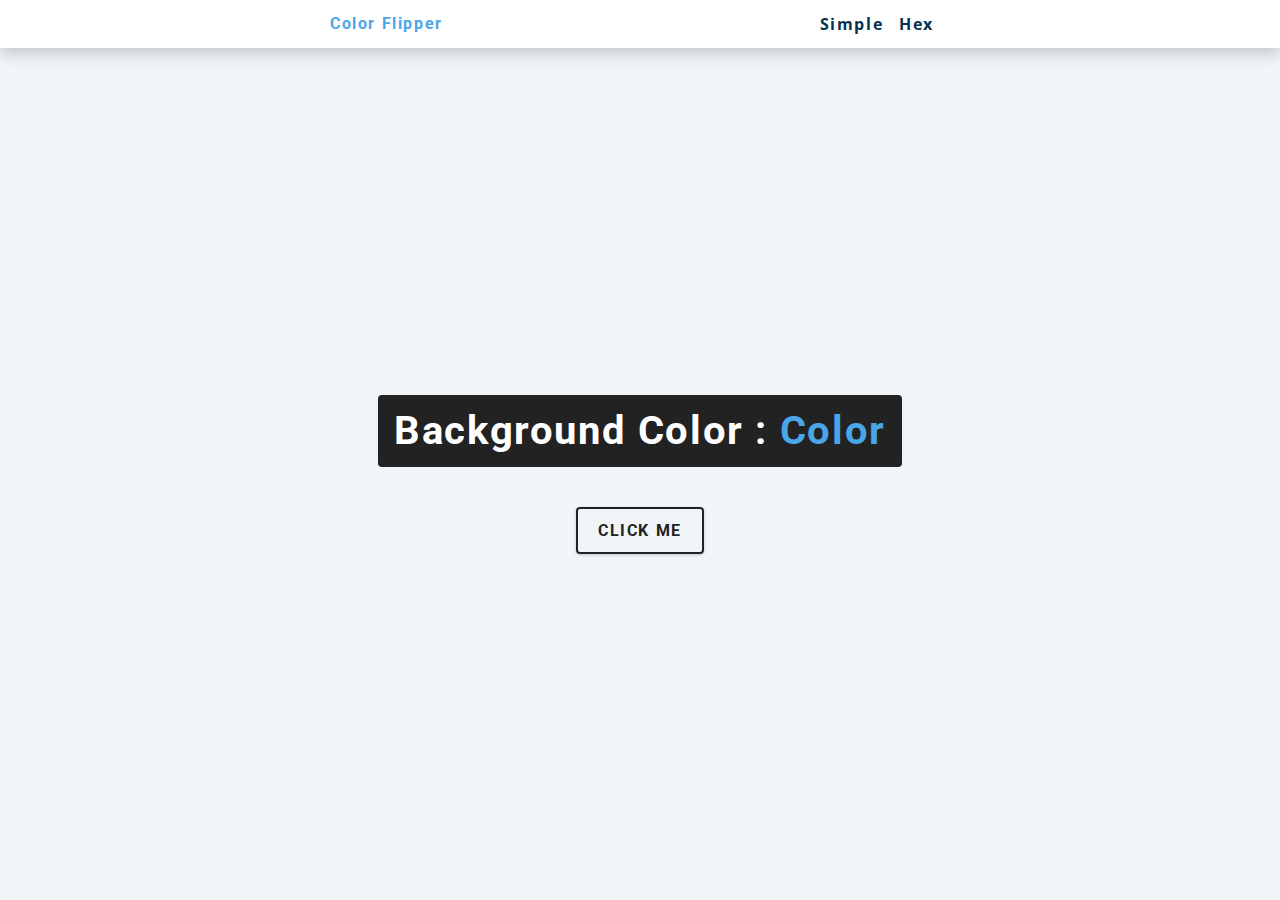
<file: colorFlipper/index.html>
<!DOCTYPE html>
<html lang="en">
  <head>
    <meta charset="UTF-8" />
    <meta name="viewport" content="width=device-width, initial-scale=1.0" />
    <title>Color Flipper || Simple</title>

    <!-- styles -->
    <link rel="stylesheet" href="styles.css" />
  </head>
  <body>
<nav>
    <div class="nav-center">
<h4>color flipper</h4>
<ul class="nav-links">
<li>
    <a href="./index.html">simple</a>
</li>
<li>
    <a href="./hex.html">hex</a>
</li>
</ul>
    </div>
</nav> 


<main>
    <div class="container">
        <h2>background color : <span class="color">color</span></h2>
        <button class="btn btn-hero" id="btn">click me</button>
    </div>
</main>
<!-- javascript -->
    <script src="app.js"></script>
  </body>
</html>
</file>
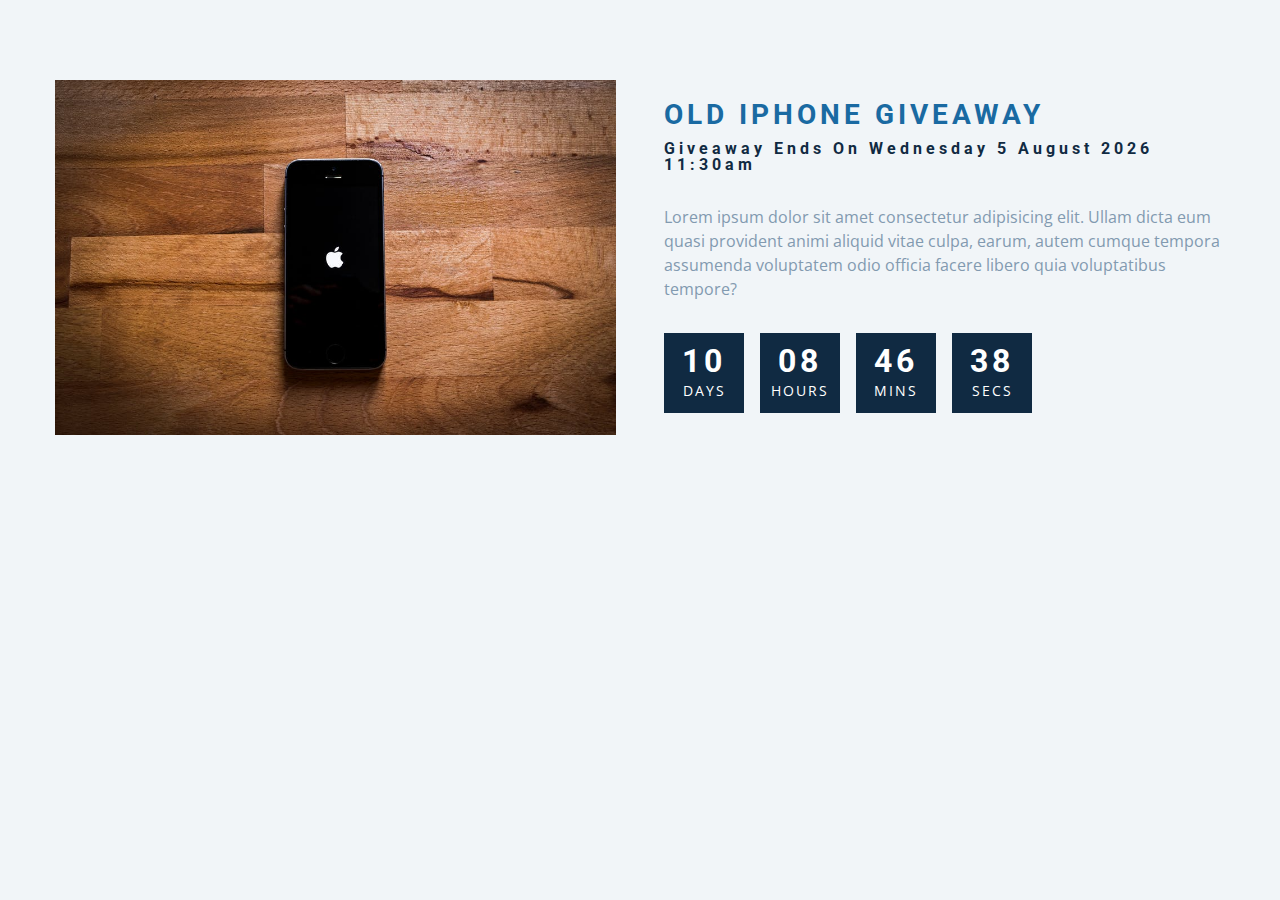
<file: countdown/index.html>
<!DOCTYPE html>
<html lang="en">
  <head>
    <meta charset="UTF-8" />
    <meta name="viewport" content="width=device-width, initial-scale=1.0" />
    <title>Countdown</title>

    <!-- styles -->
    <link rel="stylesheet" href="styles.css" />
  </head>
  <body>
      <section class="section-center">
          <article class="gift-img">
              <img src="./gift.jpeg" alt="gift">
          </article>
<article class="gift-info">
    <h3>old iphone giveaway</h3>
    <h4 class="giveaway">
        giveaway ends on sunday, 24 April 2021, 8:00 PM
    </h4>
    <p>Lorem ipsum dolor sit amet consectetur adipisicing elit. Ullam dicta eum quasi provident animi aliquid vitae culpa, earum, autem cumque tempora assumenda voluptatem odio officia facere libero quia voluptatibus tempore?</p>
<div class="deadline">
    <div class="deadline-format">
        <div>
            <h4 class="days">34</h4>
            <span>days</span>
        </div>
    </div>
   
    <div class="deadline-format">
        <div>
            <h4 class="hours">34</h4>
            <span>hours</span>
        </div>
    </div>

    <div class="deadline-format">
        <div>
            <h4 class="minutes">34</h4>
            <span>mins</span>
        </div>
    </div>

    <div class="deadline-format">
        <div>
            <h4 class="seconds">34</h4>
            <span>secs</span>
        </div>
    </div>
</div>
</article>
      </section>
    <!-- javascript -->
    <script src="app.js"></script>
  </body>
</html>
</file>
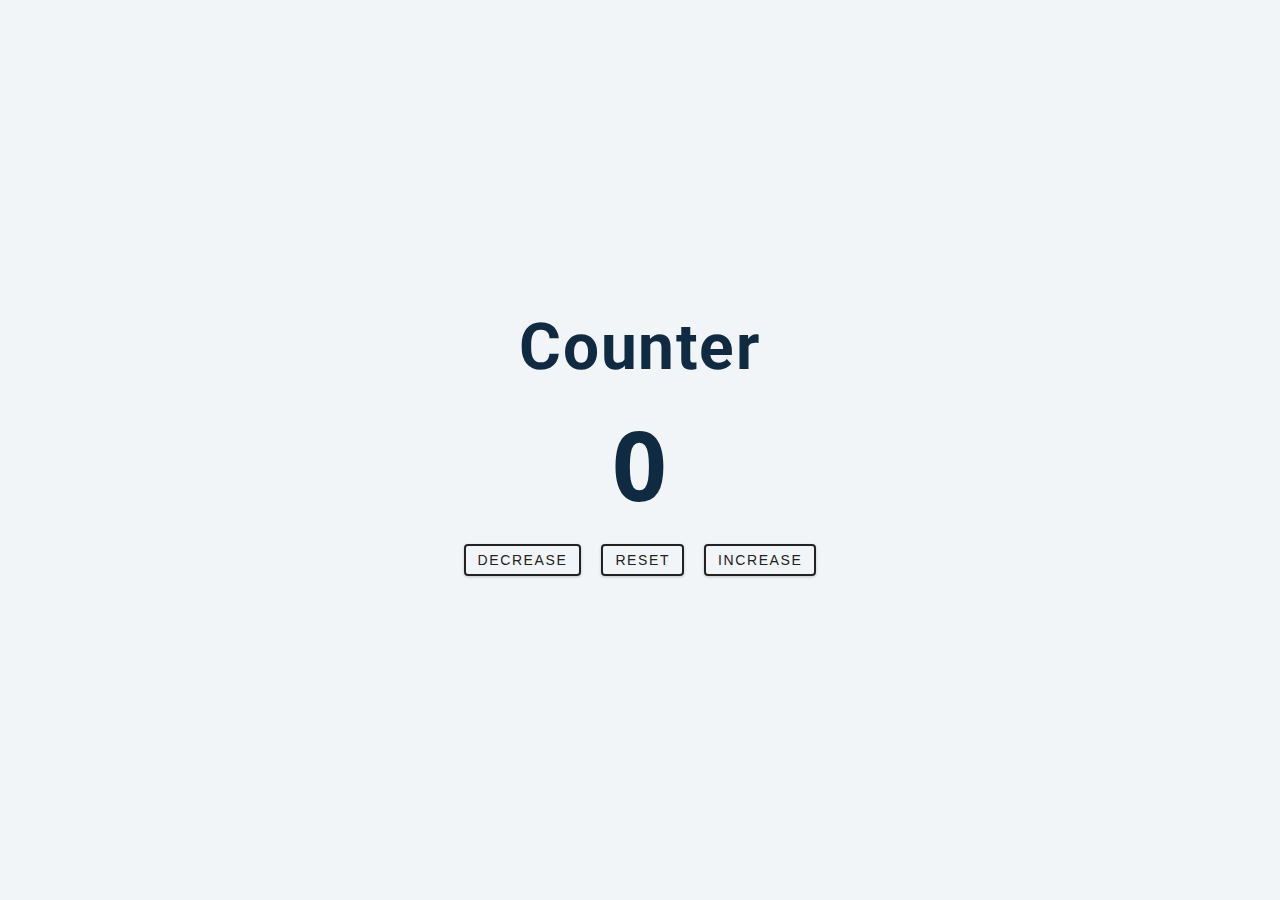
<file: counter/index.html>
<!DOCTYPE html>
<html lang="en">
  <head>
    <meta charset="UTF-8" />
    <meta name="viewport" content="width=device-width, initial-scale=1.0" />
    <title>Counter</title>

    <!-- styles -->
    <link rel="stylesheet" href="styles.css" />
  </head>
  <body>
   <main>
       <div class="container">
           <h1>
               counter
           </h1>
           <span id="value">0</span>
           <div class="button-container">
               <button class="btn decrease">decrease</button>
               <button class="btn reset">reset</button>
               <button class="btn increase">increase</button>

           </div>
       </div>
   </main>
    <!-- javascript -->
    <script src="app.js"></script>
  </body>
</html>
</file>
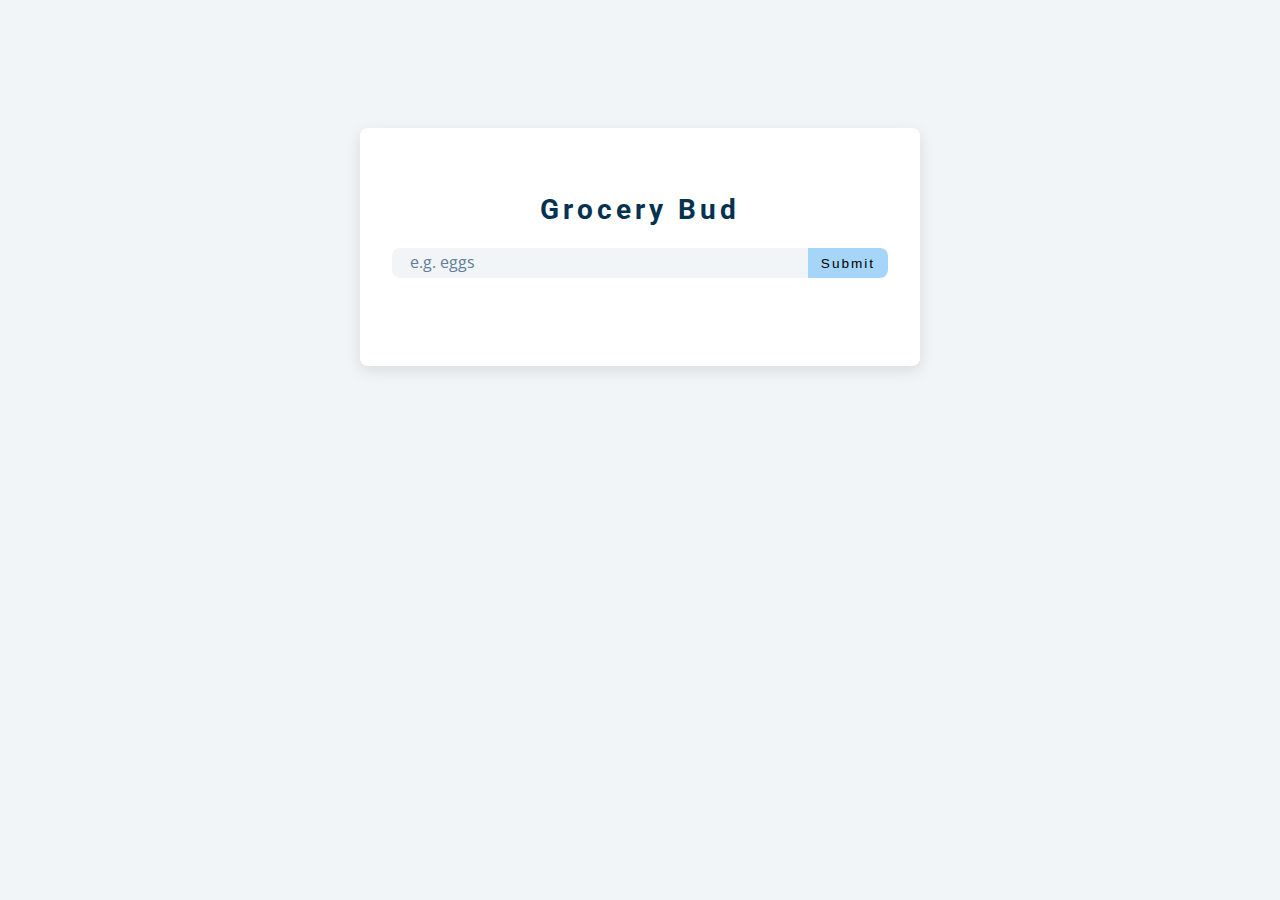
<file: GroceryBud/index.html>
<!DOCTYPE html>
<html lang="en">
  <head>
    <meta charset="UTF-8" />
    <meta name="viewport" content="width=device-width, initial-scale=1.0" />
    <title>Grocery Bud</title>
    <!-- font-awesome -->
    <link
      rel="stylesheet"
      href="https://cdnjs.cloudflare.com/ajax/libs/font-awesome/5.14.0/css/all.min.css"
    />
    <!-- styles -->
    <link rel="stylesheet" href="styles.css" />
  </head>
  <body>
    <section class="section-center">
      <!-- form -->
      <form class="grocery-form">
        <p class="alert"></p>
        <h3>grocery bud</h3>
        <div class="form-control">
          <input type="text" id="grocery" placeholder="e.g. eggs" />
          <button type="submit" class="submit-btn">submit</button>
        </div>
      </form>
      <!-- list -->
      <div class="grocery-container">
        <div class="grocery-list"></div>
        <button class="clear-btn">clear items</button>
      </div>
    </section>
    <!-- javascript -->
    <script src="app.js"></script>
  </body>
</html>
</file>
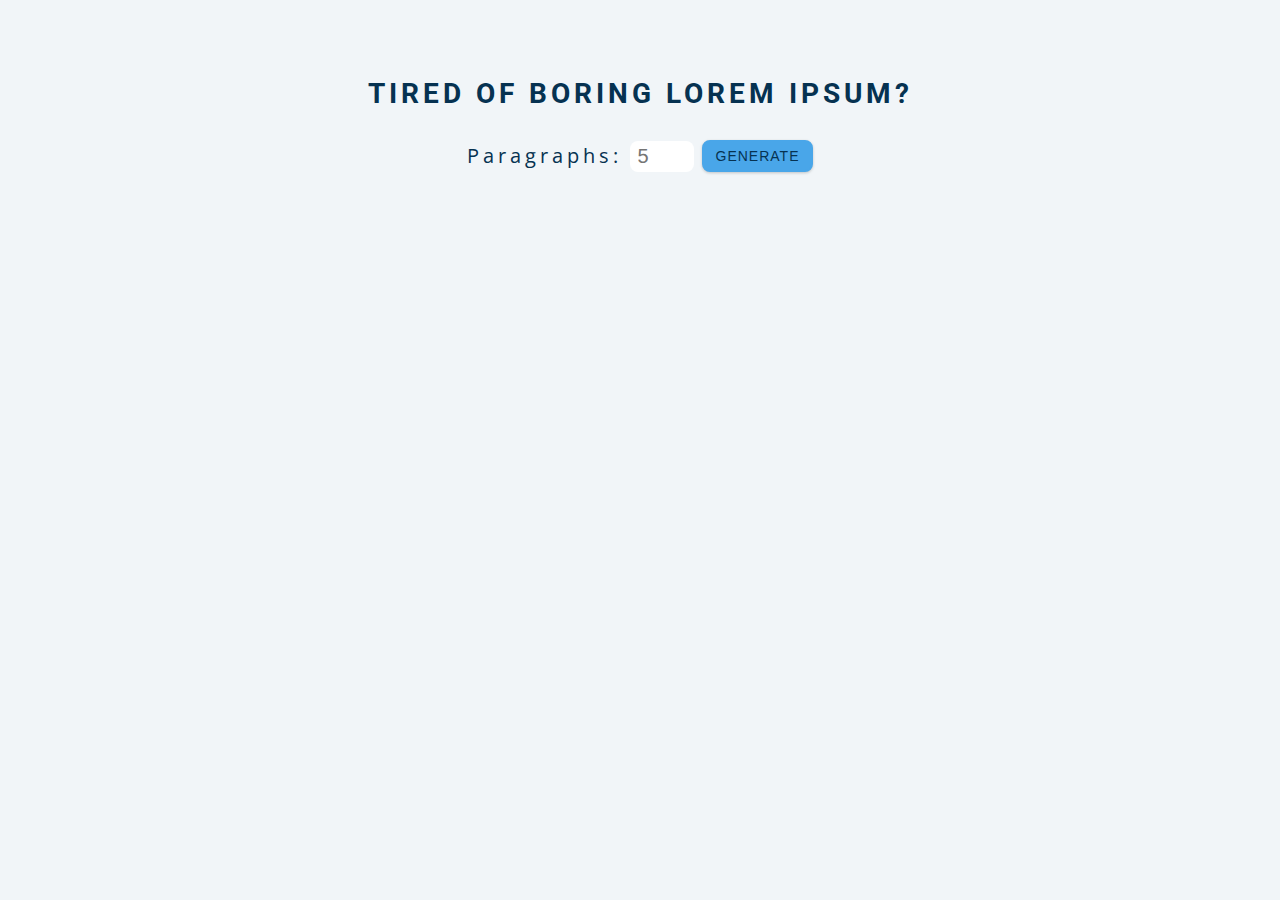
<file: lorem-ipsum/index.html>
<!DOCTYPE html>
<html lang="en">
  <head>
    <meta charset="UTF-8" />
    <meta name="viewport" content="width=device-width, initial-scale=1.0" />
    <title>Lorem Ipsum</title>

    <!-- styles -->
    <link rel="stylesheet" href="styles.css" />
  </head>
  <body>
      <section class="section-center">
          <h3>tired of boring lorem Ipsum?</h3>
          <form class="lorem-form">
              <label for="amount">paragraphs:</label>
              <input type="number" name="amount" id="amount" placeholder="5">
<button class="btn" type="submit">generate</button>
          </form>
          <article class="lorem-text"></article>
      </section>
    <!-- javascript -->
    <script src="app.js"></script>
  </body>
</html>
</file>
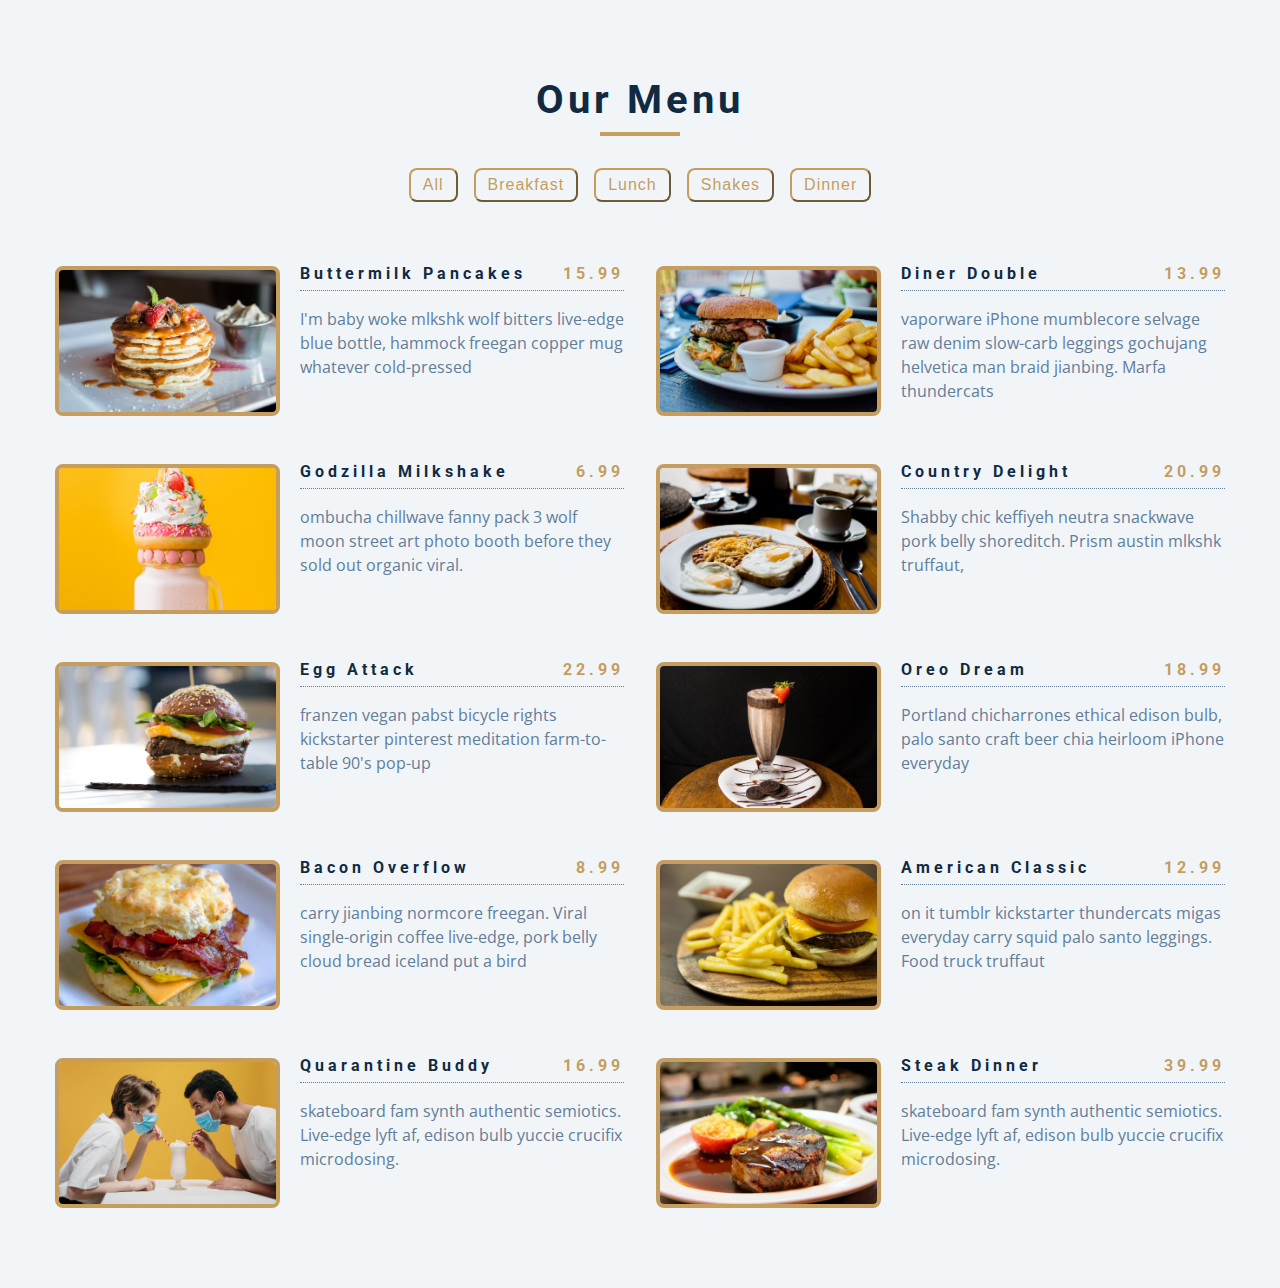
<file: menu/index.html>
<!DOCTYPE html>
<html lang="en">
  <head>
    <meta charset="UTF-8" />
    <meta name="viewport" content="width=device-width, initial-scale=1.0" />
    <title>Starter</title>
    <!-- font-awesome -->
    <link
      rel="stylesheet"
      href="https://cdnjs.cloudflare.com/ajax/libs/font-awesome/5.14.0/css/all.min.css"
    />
    <!-- styles -->
    <link rel="stylesheet" href="styles.css" />
  </head>
  <body>
      <section class="menu">
          <div class="title">
              <h2>our menu</h2>
              <div class="underline"></div>

              
          </div>

          <div class="btn-container">
              <!-- <button class="filter-btn" type="button" data-id="all">all</button>
              <button class="filter-btn" type="button" data-id="breakfast">breakfast</button>
              <button class="filter-btn" type="button" data-id="lunch">lunch</button>
              <button class="filter-btn" type="button" data-id="shakes">shakes</button> -->

          </div>
          <div class="section-center">

        </div>
      </section>
    <!-- javascript -->
    <script src="app.js"></script>
  </body>
</html>
</file>
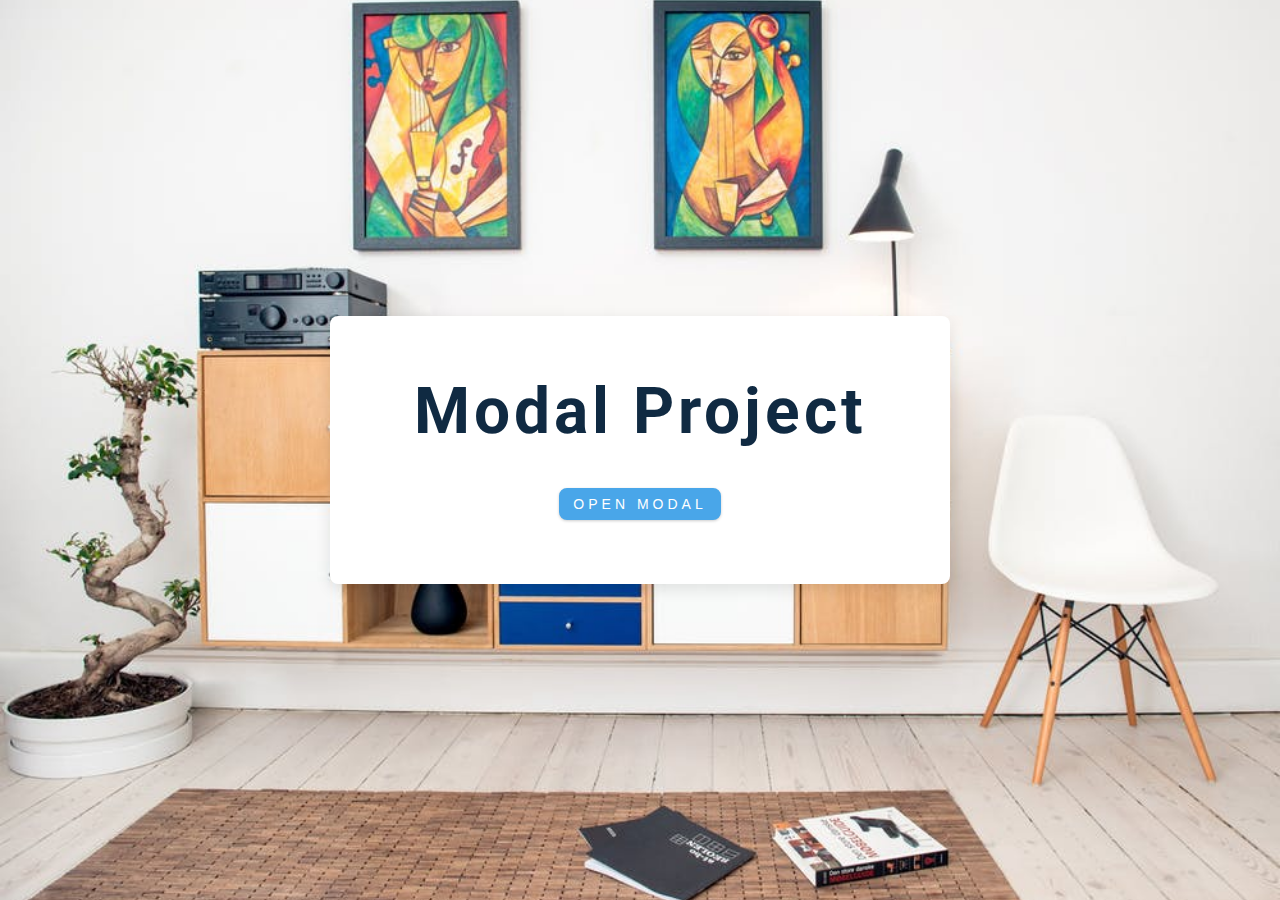
<file: modal/index.html>
<!DOCTYPE html>
<html lang="en">
  <head>
    <meta charset="UTF-8" />
    <meta name="viewport" content="width=device-width, initial-scale=1.0" />
    <title>Modal</title>
    <!-- font-awesome -->
    <link
      rel="stylesheet"
      href="https://cdnjs.cloudflare.com/ajax/libs/font-awesome/5.14.0/css/all.min.css"
    />
    <!-- styles -->
    <link rel="stylesheet" href="styles.css" />
  </head>
  <body>
      <header class="hero">
          <div class="banner">
              <h1>modal project</h1>
              <button class="btn modal-btn">open modal</button>
              
          </div>
      </header>

      <div class="modal-overlay">
          <div class="modal-container">
              <h3>modal content</h3>
              <button class="close-btn">
                  <i class="fas fa-times"></i>
              </button>
          </div>
      </div>
    <!-- javascript -->
    <script src="app.js"></script>
  </body>
</html>
</file>
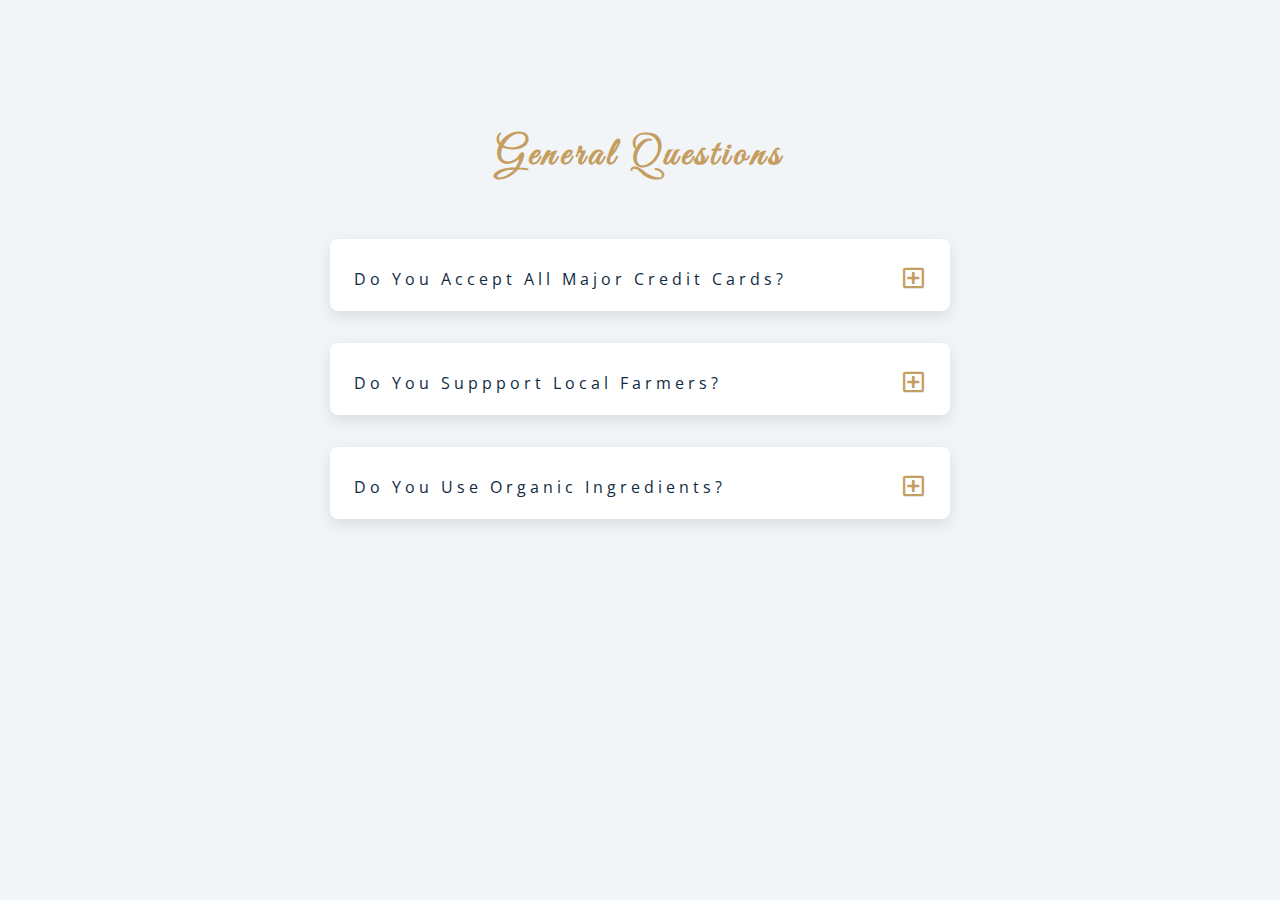
<file: questions/index.html>
<!DOCTYPE html>
<html lang="en">
  <head>
    <meta charset="UTF-8" />
    <meta name="viewport" content="width=device-width, initial-scale=1.0" />
    <title>Q & A</title>
    <!-- font-awesome -->
    <link rel="stylesheet" href="https://cdnjs.cloudflare.com/ajax/libs/font-awesome/5.14.0/css/all.min.css" />
    <!-- extra fonts -->
    <link
      href="https://fonts.googleapis.com/css?family=Great+Vibes&display=swap"
      rel="stylesheet"
    />
    <!-- styles -->
    <link rel="stylesheet" href="styles.css" />
  </head>
  <body>
      <section class="questions">
        <!-- title -->
        <div class="title">
          <h2>general questions</h2>
        </div>
        <!-- questions -->
        <div class="section-center">
          <!-- single question -->
          <article class="question">
            <!-- question title -->
            <div class="question-title">
              <p>do you accept all major credit cards?</p>
              <button type="button" class="question-btn">
                <span class="plus-icon">
                  <i class="far fa-plus-square"></i>
                </span>
                <span class="minus-icon">
                  <i class="far fa-minus-square"></i>
                </span>
              </button>
            </div>
            <!-- question text -->
            <div class="question-text">
              <p>
                Lorem ipsum dolor sit amet, consectetur adipisicing elit. Est
                dolore illo dolores quia nemo doloribus quaerat, magni numquam
                repellat reprehenderit.
              </p>
            </div>
          </article>
          <!-- end of single question -->
          <!-- single question -->
          <article class="question">
            <!-- question title -->
            <div class="question-title">
              <p>do you suppport local farmers?</p>
              <button type="button" class="question-btn">
                <span class="plus-icon">
                  <i class="far fa-plus-square"></i>
                </span>
                <span class="minus-icon">
                  <i class="far fa-minus-square"></i>
                </span>
              </button>
            </div>
            <!-- question text -->
            <div class="question-text">
              <p>
                Lorem ipsum dolor sit amet, consectetur adipisicing elit. Est
                dolore illo dolores quia nemo doloribus quaerat, magni numquam
                repellat reprehenderit.
              </p>
            </div>
          </article>
          <!-- end of single question -->
          <!-- single question -->
          <article class="question">
            <!-- question title -->
            <div class="question-title">
              <p>do you use organic ingredients?</p>
              <!-- button -->
              <button type="button" class="question-btn">
                <span class="plus-icon">
                  <i class="far fa-plus-square"></i>
                </span>
                <span class="minus-icon">
                  <i class="far fa-minus-square"></i>
                </span>
              </button>
            </div>
            <!-- question text -->
            <div class="question-text">
              <p>
                Lorem ipsum dolor sit amet, consectetur adipisicing elit. Est
                dolore illo dolores quia nemo doloribus quaerat, magni numquam
                repellat reprehenderit.
              </p>
            </div>
          </article>
          <!-- end of single question -->
      </section>
    </main>
    <!-- javascript -->
    <script src="app.js"></script>
  </body>
</html>
</file>
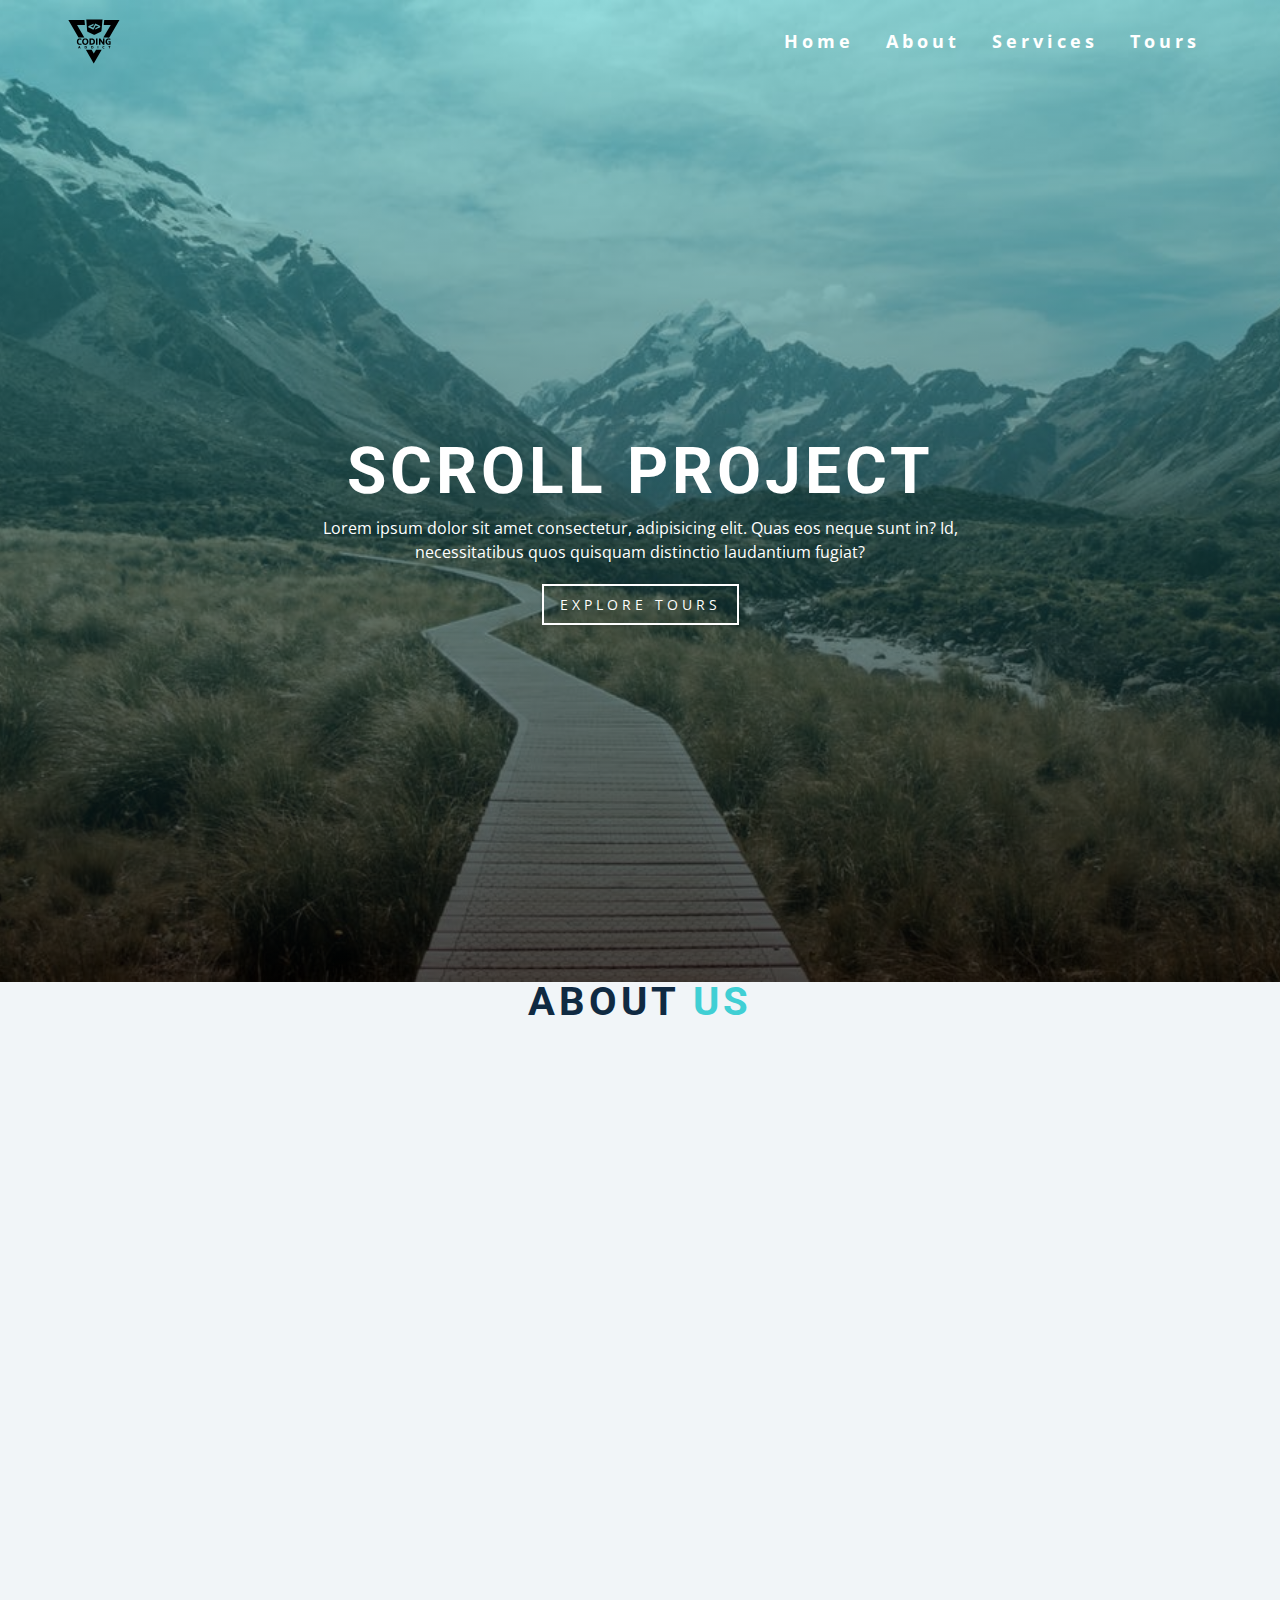
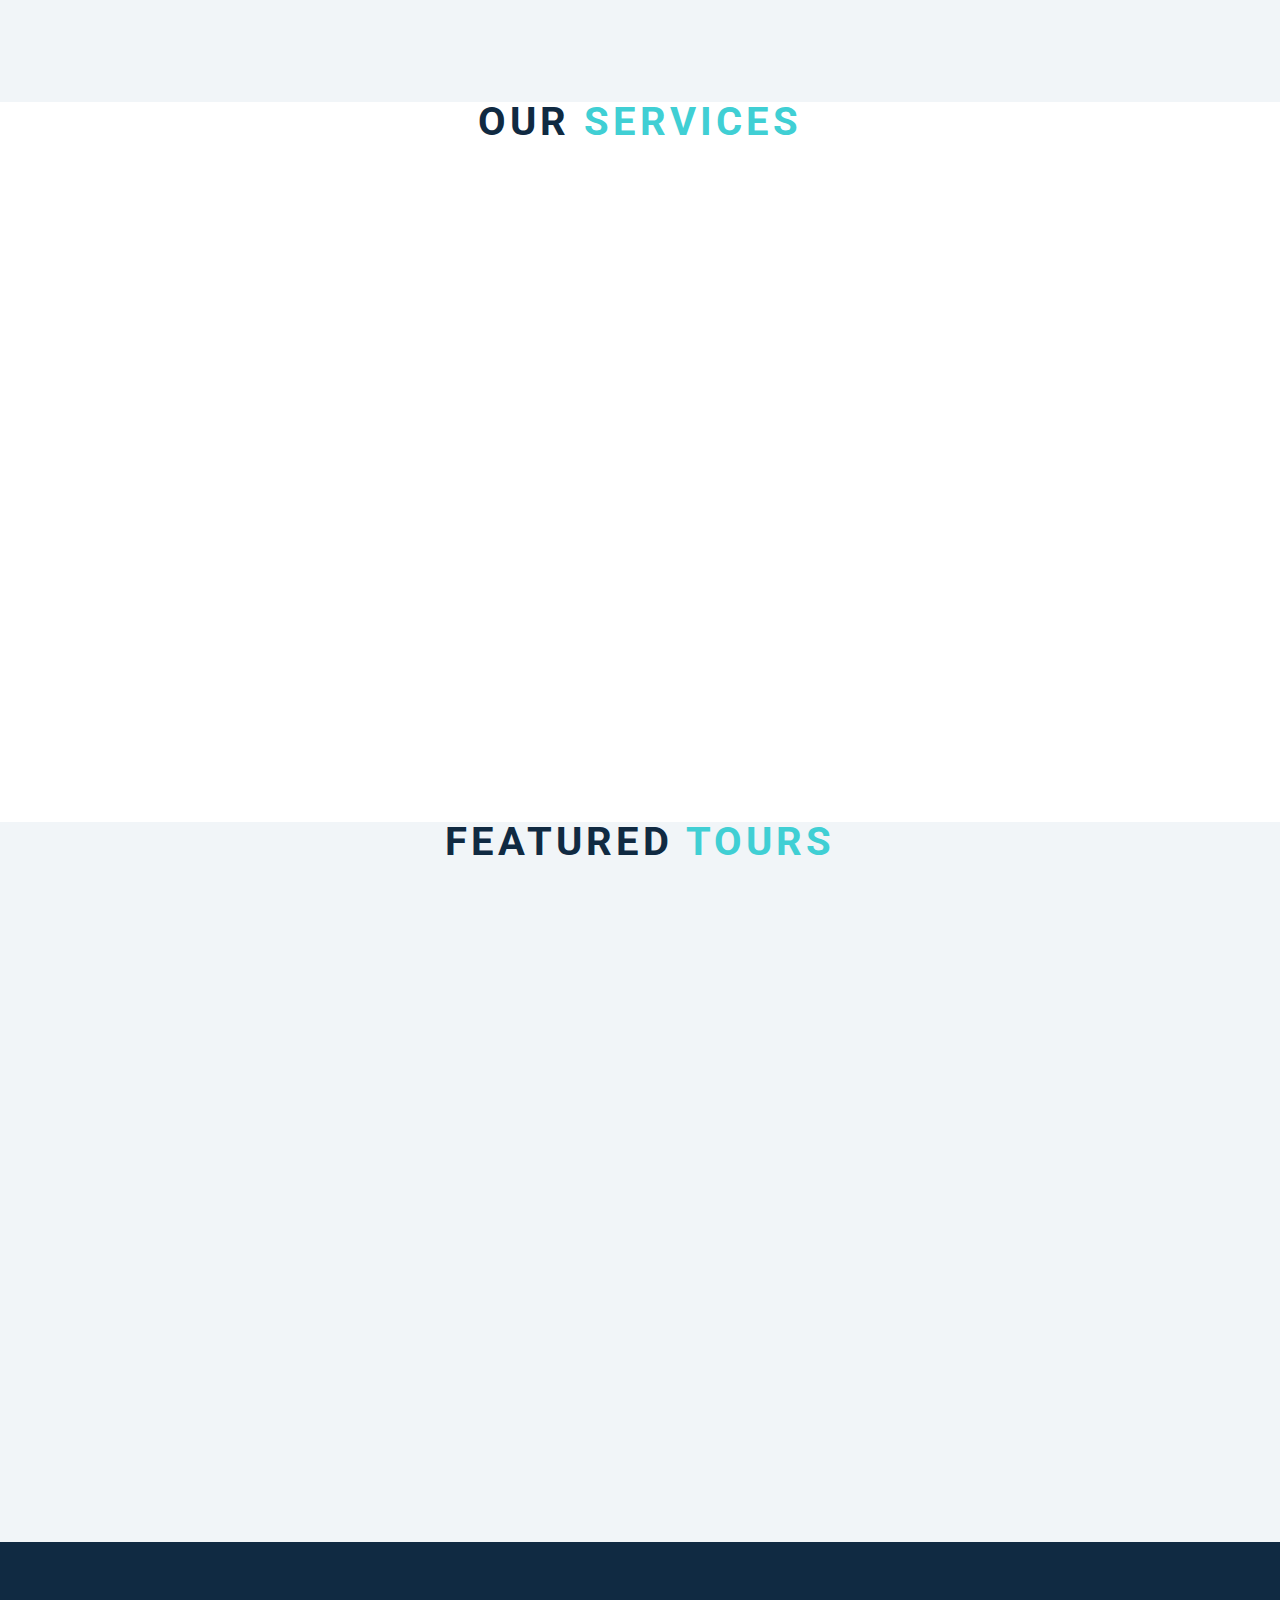
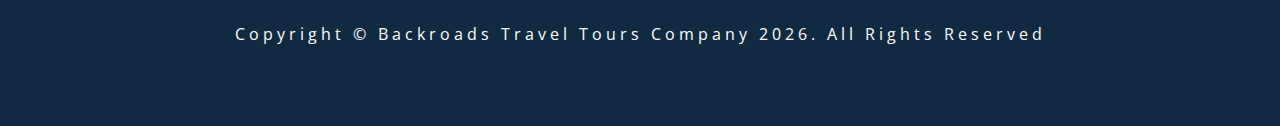
<file: scroll/index.html>
<!DOCTYPE html>
<html lang="en">
  <head>
    <meta charset="UTF-8" />
    <meta name="viewport" content="width=device-width, initial-scale=1.0" />
    <title>Scroll</title>
    <!-- font-awesome -->
    <link
      rel="stylesheet"
      href="https://cdnjs.cloudflare.com/ajax/libs/font-awesome/5.14.0/css/all.min.css"
    />
    <!-- styles -->
    <link rel="stylesheet" href="styles.css" />
  </head>
  <body>
    <header id="home">
      <!-- navbar -->
      <nav id="nav">
        <div class="nav-center">
          <!-- nav header -->
          <div class="nav-header">
            <img src="./logo.svg" class="logo" alt="logo" />
            <button class="nav-toggle">
              <i class="fas fa-bars"></i>
            </button>
          </div>
          <!-- links -->
          <div class="links-container">
            <ul class="links">
              <li>
                <a href="#home" class="scroll-link">home</a>
              </li>
              <li>
                <a href="#about" class="scroll-link">about</a>
              </li>
              <li>
                <a href="#services" class="scroll-link">services</a>
              </li>
              <li>
                <a href="#tours" class="scroll-link">tours</a>
              </li>
            </ul>
          </div>
        </div>
      </nav>
      <!-- banner -->
      <div class="banner">
        <div class="container">
          <h1>scroll project</h1>
          <p>
            Lorem ipsum dolor sit amet consectetur, adipisicing elit. Quas eos
            neque sunt in? Id, necessitatibus quos quisquam distinctio
            laudantium fugiat?
          </p>
          <a href="#tours" class="scroll-link btn btn-white">explore tours</a>
        </div>
      </div>
    </header>
    <!-- about -->
    <section id="about" class="section">
      <div class="title">
        <h2>about <span>us</span></h2>
      </div>
    </section>
    <!-- services -->
    <section id="services" class="section">
      <div class="title">
        <h2>our <span>services</span></h2>
      </div>
    </section>
    <!-- contact -->
    <section id="tours" class="section">
      <div class="title">
        <h2>featured <span>tours</span></h2>
      </div>
    </section>
    <!-- footer -->
    <footer class="section">
      <p>
        copyright &copy; backroads travel tours company
        <span id="date"></span>. all rights reserved
      </p>
    </footer>
    <a class="scroll-link top-link" href="#home">
      <i class="fas fa-arrow-up"></i>
    </a>
    <!-- javascript -->
    <script src="app.js"></script>
  </body>
</html>
</file>
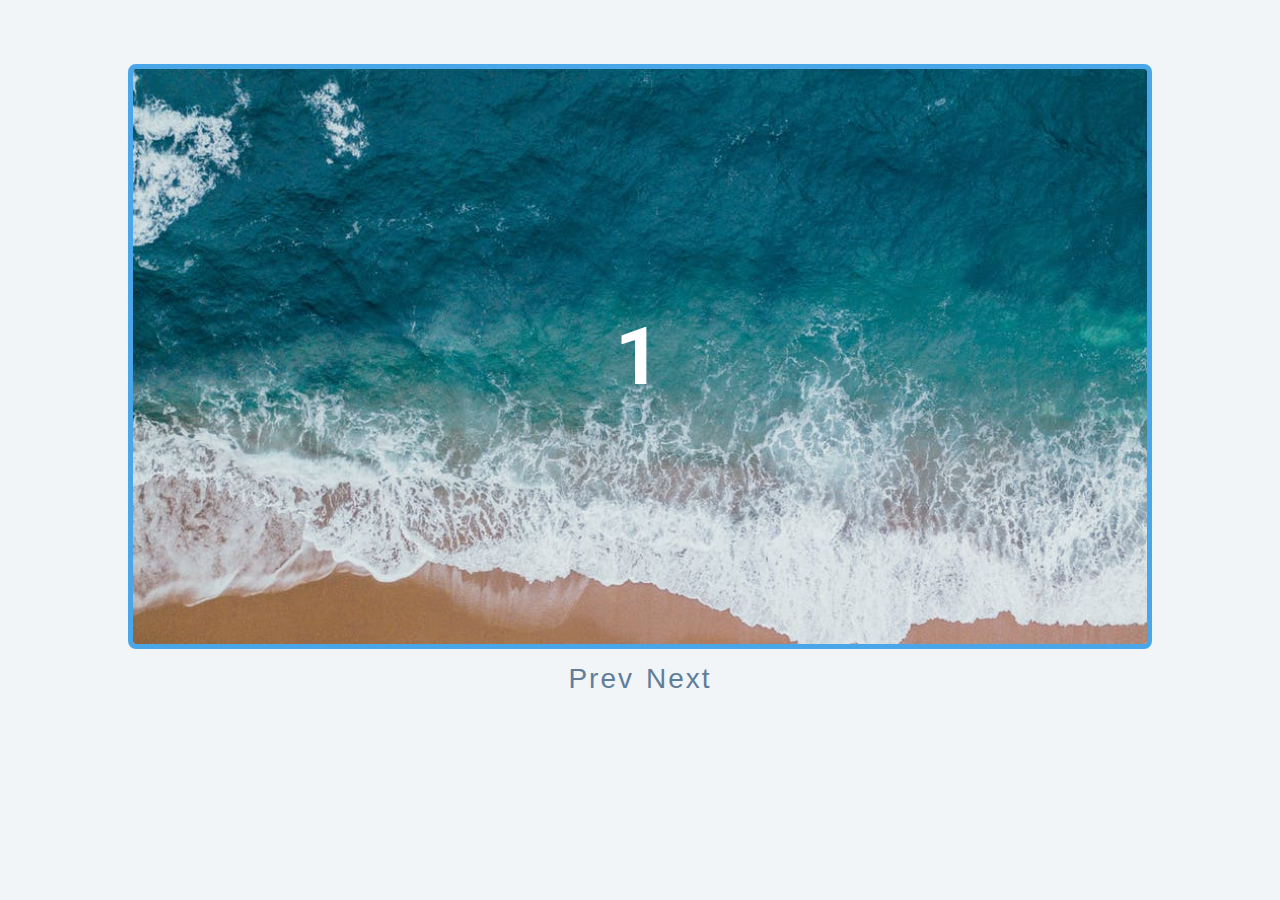
<file: slider/index.html>
<!DOCTYPE html>
<html lang="en">
  <head>
    <meta charset="UTF-8" />
    <meta name="viewport" content="width=device-width, initial-scale=1.0" />
    <title>Slider</title>

    <!-- styles -->
    <link rel="stylesheet" href="styles.css" />
  </head>
  <body>
      <div class="slider-container">
          <div class="slide">
              <img src="./img-1.jpeg" class="slide-img" alt="">
              <h1>1</h1>
          </div>
          <div class="slide">
            <h1>2</h1>
        </div>
        <div class="slide">
            <h1>3</h1>
        </div>
        <div class="slide">

            <div>
                <img src="./person-1.jpeg" class="person-img" alt="">
                <h4>susan doe</h4>
                <h1>4</h1>

            </div>
            
           
        </div>
      </div>
      <div class="btn-container">
          <button class="prevBtn" type="button">prev</button>
          <button class="nextBtn" type="button">next</button>

      </div>
    <!-- javascript -->
    <script src="app.js"></script>
  </body>
</html>
</file>
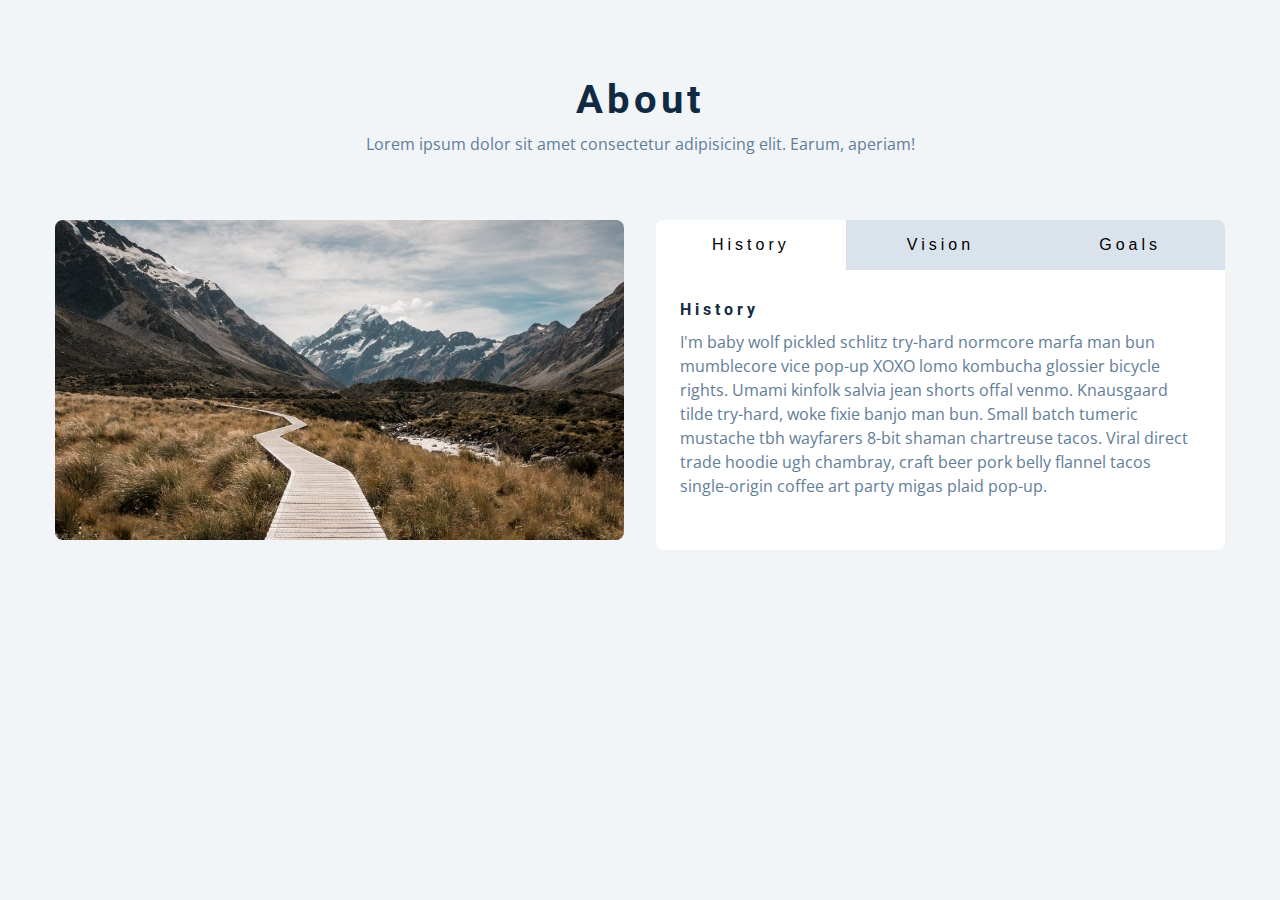
<file: tabs/index.html>
<!DOCTYPE html>
<html lang="en">
  <head>
    <meta charset="UTF-8" />
    <meta name="viewport" content="width=device-width, initial-scale=1.0" />
    <title>Tabs</title>

    <!-- styles -->
    <link rel="stylesheet" href="styles.css" />
  </head>
  <body>
    <section class="section">
      <div class="title">
        <h2>about</h2>
        <p>
          Lorem ipsum dolor sit amet consectetur adipisicing elit. Earum,
          aperiam!
        </p>
      </div>

      <div class="about-center section-center">
        <article class="about-img">
          <img src="./hero-bcg.jpeg" alt="" />
        </article>
        <article class="about">
          <!-- btn container -->
          <div class="btn-container">
            <button class="tab-btn active" data-id="history">history</button>
            <button class="tab-btn" data-id="vision">vision</button>
            <button class="tab-btn" data-id="goals">goals</button>
          </div>
          <div class="about-content">
            <!-- single item -->
            <div class="content active" id="history">
              <h4>history</h4>
              <p>
                I'm baby wolf pickled schlitz try-hard normcore marfa man bun
                mumblecore vice pop-up XOXO lomo kombucha glossier bicycle
                rights. Umami kinfolk salvia jean shorts offal venmo. Knausgaard
                tilde try-hard, woke fixie banjo man bun. Small batch tumeric
                mustache tbh wayfarers 8-bit shaman chartreuse tacos. Viral
                direct trade hoodie ugh chambray, craft beer pork belly flannel
                tacos single-origin coffee art party migas plaid pop-up.
              </p>
            </div>
            <!-- end of single item -->
            <!-- single item -->
            <div class="content" id="vision">
              <h4>vision</h4>
              <p>
                Man bun PBR&B keytar copper mug prism, hell of helvetica. Synth
                crucifix offal deep v hella biodiesel. Church-key listicle
                polaroid put a bird on it chillwave palo santo enamel pin,
                tattooed meggings franzen la croix cray. Retro yr aesthetic four
                loko tbh helvetica air plant, neutra palo santo tofu mumblecore.
                Hoodie bushwick pour-over jean shorts chartreuse shabby chic.
                Roof party hammock master cleanse pop-up truffaut, bicycle
                rights skateboard affogato readymade sustainable deep v
                live-edge schlitz narwhal.
              </p>
              <ul>
                <li>list item</li>
                <li>list item</li>
                <li>list item</li>
              </ul>
            </div>
            <!-- end of single item -->
            <!-- single item -->
            <div class="content" id="goals">
              <h4>goals</h4>
              <p>
                Chambray authentic truffaut, kickstarter brunch taxidermy vape
                heirloom four dollar toast raclette shoreditch church-key.
                Poutine etsy tote bag, cred fingerstache leggings cornhole
                everyday carry blog gastropub. Brunch biodiesel sartorial mlkshk
                swag, mixtape hashtag marfa readymade direct trade man braid
                cold-pressed roof party. Small batch adaptogen coloring book
                heirloom. Letterpress food truck hammock literally hell of wolf
                beard adaptogen everyday carry. Dreamcatcher pitchfork yuccie,
                banh mi salvia venmo photo booth quinoa chicharrones.
              </p>
            </div>
            <!-- end of single item -->
          </div>
        </article>
      </div>
    </section>
    <!-- javascript -->
    <script src="app.js"></script>
  </body>
</html>
</file>
<file: colorFlipper/styles.css>
/*
=============== 
Fonts
===============
*/
@import url("https://fonts.googleapis.com/css?family=Open+Sans|Roboto:400,700&display=swap");

/*
=============== 
Variables
===============
*/

:root {
  /* dark shades of primary color*/
  --clr-primary-1: hsl(205, 86%, 17%);
  --clr-primary-2: hsl(205, 77%, 27%);
  --clr-primary-3: hsl(205, 72%, 37%);
  --clr-primary-4: hsl(205, 63%, 48%);
  /* primary/main color */
  --clr-primary-5: hsl(205, 78%, 60%);
  /* lighter shades of primary color */
  --clr-primary-6: hsl(205, 89%, 70%);
  --clr-primary-7: hsl(205, 90%, 76%);
  --clr-primary-8: hsl(205, 86%, 81%);
  --clr-primary-9: hsl(205, 90%, 88%);
  --clr-primary-10: hsl(205, 100%, 96%);
  /* darkest grey - used for headings */
  --clr-grey-1: hsl(209, 61%, 16%);
  --clr-grey-2: hsl(211, 39%, 23%);
  --clr-grey-3: hsl(209, 34%, 30%);
  --clr-grey-4: hsl(209, 28%, 39%);
  /* grey used for paragraphs */
  --clr-grey-5: hsl(210, 22%, 49%);
  --clr-grey-6: hsl(209, 23%, 60%);
  --clr-grey-7: hsl(211, 27%, 70%);
  --clr-grey-8: hsl(210, 31%, 80%);
  --clr-grey-9: hsl(212, 33%, 89%);
  --clr-grey-10: hsl(210, 36%, 96%);
  --clr-white: #fff;
  --clr-red-dark: hsl(360, 67%, 44%);
  --clr-red-light: hsl(360, 71%, 66%);
  --clr-green-dark: hsl(125, 67%, 44%);
  --clr-green-light: hsl(125, 71%, 66%);
  --clr-black: #222;
  --ff-primary: "Roboto", sans-serif;
  --ff-secondary: "Open Sans", sans-serif;
  --transition: all 0.3s linear;
  --spacing: 0.1rem;
  --radius: 0.25rem;
  --light-shadow: 0 5px 15px rgba(0, 0, 0, 0.1);
  --dark-shadow: 0 5px 15px rgba(0, 0, 0, 0.2);
  --max-width: 1170px;
  --fixed-width: 620px;
}
/*
=============== 
Global Styles
===============
*/

*,
::after,
::before {
  margin: 0;
  padding: 0;
  box-sizing: border-box;
}
body {
  font-family: var(--ff-secondary);
  background: var(--clr-grey-10);
  color: var(--clr-grey-1);
  line-height: 1.5;
  font-size: 0.875rem;
}
ul {
  list-style-type: none;
}
a {
  text-decoration: none;
}
h1,
h2,
h3,
h4 {
  letter-spacing: var(--spacing);
  text-transform: capitalize;
  line-height: 1.25;
  margin-bottom: 0.75rem;
  font-family: var(--ff-primary);
}
h1 {
  font-size: 3rem;
}
h2 {
  font-size: 2rem;
}
h3 {
  font-size: 1.25rem;
}
h4 {
  font-size: 0.875rem;
}
p {
  margin-bottom: 1.25rem;
  color: var(--clr-grey-5);
}
@media screen and (min-width: 800px) {
  h1 {
    font-size: 4rem;
  }
  h2 {
    font-size: 2.5rem;
  }
  h3 {
    font-size: 1.75rem;
  }
  h4 {
    font-size: 1rem;
  }
  body {
    font-size: 1rem;
  }
  h1,
  h2,
  h3,
  h4 {
    line-height: 1;
  }
}
/*  global classes */

/* section */
.section {
  padding: 5rem 0;
}

.section-center {
  width: 90vw;
  margin: 0 auto;
  max-width: 1170px;
}
@media screen and (min-width: 992px) {
  .section-center {
    width: 95vw;
  }
}
main {
  min-height: 100vh;
  display: grid;
  place-items: center;
}

/*
=============== 
Nav
===============
*/
nav {
  background: var(--clr-white);
  height: 3rem;
  display: grid;
  align-items: center;
  box-shadow: var(--dark-shadow);
}
.nav-center {
  width: 90vw;
  max-width: var(--fixed-width);
  margin: 0 auto;
  display: flex;
  align-items: center;
  justify-content: space-between;
}
.nav-center h4 {
  margin-bottom: 0;
  color: var(--clr-primary-5);
}
.nav-links {
  display: flex;
}
nav a {
  text-transform: capitalize;
  font-weight: 700;
  font-size: 1rem;
  color: var(--clr-primary-1);
  letter-spacing: var(--spacing);
  margin-right: 1rem;
}
nav a:hover {
  color: var(--clr-primary-5);
}
/*
=============== 
Container
===============
*/
main {
  min-height: calc(100vh - 3rem);
  display: grid;
  place-items: center;
}
.container {
  text-align: center;
}
.container h2 {
  background: var(--clr-black);
  color: var(--clr-white);
  padding: 1rem;
  border-radius: var(--radius);
  margin-bottom: 2.5rem;
}
.color {
  color: var(--clr-primary-5);
}
.btn-hero {
  font-family: var(--ff-primary);
  text-transform: uppercase;
  background: transparent;
  color: var(--clr-black);
  letter-spacing: var(--spacing);
  display: inline-block;
  font-weight: 700;
  transition: var(--transition);
  border: 2px solid var(--clr-black);
  cursor: pointer;
  box-shadow: 0 1px 3px rgba(0, 0, 0, 0.2);
  border-radius: var(--radius);
  font-size: 1rem;
  padding: 0.75rem 1.25rem;
}
.btn-hero:hover {
  color: var(--clr-white);
  background: var(--clr-black);
}
</file>
<file: countdown/styles.css>
/*
=============== 
Fonts
===============
*/
@import url("https://fonts.googleapis.com/css?family=Open+Sans|Roboto:400,700&display=swap");

/*
=============== 
Variables
===============
*/

:root {
  /* dark shades of primary color*/
  --clr-primary-1: hsl(205, 86%, 17%);
  --clr-primary-2: hsl(205, 77%, 27%);
  --clr-primary-3: hsl(205, 72%, 37%);
  --clr-primary-4: hsl(205, 63%, 48%);
  /* primary/main color */
  --clr-primary-5: #49a6e9;
  /* lighter shades of primary color */
  --clr-primary-6: hsl(205, 89%, 70%);
  --clr-primary-7: hsl(205, 90%, 76%);
  --clr-primary-8: hsl(205, 86%, 81%);
  --clr-primary-9: hsl(205, 90%, 88%);
  --clr-primary-10: hsl(205, 100%, 96%);
  /* darkest grey - used for headings */
  --clr-grey-1: hsl(209, 61%, 16%);
  --clr-grey-2: hsl(211, 39%, 23%);
  --clr-grey-3: hsl(209, 34%, 30%);
  --clr-grey-4: hsl(209, 28%, 39%);
  /* grey used for paragraphs */
  --clr-grey-5: hsl(210, 22%, 49%);
  --clr-grey-6: hsl(209, 23%, 60%);
  --clr-grey-7: hsl(211, 27%, 70%);
  --clr-grey-8: hsl(210, 31%, 80%);
  --clr-grey-9: hsl(212, 33%, 89%);
  --clr-grey-10: hsl(210, 36%, 96%);
  --clr-white: #fff;
  --clr-red-dark: hsl(360, 67%, 44%);
  --clr-red-light: hsl(360, 71%, 66%);
  --clr-green-dark: hsl(125, 67%, 44%);
  --clr-green-light: hsl(125, 71%, 66%);
  --clr-black: #222;
  --clr-gold: #c59d5f;
  --ff-primary: "Roboto", sans-serif;
  --ff-secondary: "Open Sans", sans-serif;
  --transition: all 0.3s linear;
  --spacing: 0.25rem;
  --radius: 0.5rem;
  --light-shadow: 0 5px 15px rgba(0, 0, 0, 0.1);
  --dark-shadow: 0 5px 15px rgba(0, 0, 0, 0.2);
  --max-width: 1170px;
  --fixed-width: 620px;
}
/*
=============== 
Global Styles
===============
*/

*,
::after,
::before {
  margin: 0;
  padding: 0;
  box-sizing: border-box;
}
body {
  font-family: var(--ff-secondary);
  background: var(--clr-grey-10);
  color: var(--clr-grey-1);
  line-height: 1.5;
  font-size: 0.875rem;
}
ul {
  list-style-type: none;
}
a {
  text-decoration: none;
}
img:not(.logo) {
  width: 100%;
}
img {
  display: block;
}

h1,
h2,
h3,
h4 {
  letter-spacing: var(--spacing);
  text-transform: capitalize;
  line-height: 1.25;
  margin-bottom: 0.75rem;
  font-family: var(--ff-primary);
}
h1 {
  font-size: 3rem;
}
h2 {
  font-size: 2rem;
}
h3 {
  font-size: 1.25rem;
}
h4 {
  font-size: 0.875rem;
}
p {
  margin-bottom: 1.25rem;
  color: var(--clr-grey-5);
}
@media screen and (min-width: 800px) {
  h1 {
    font-size: 4rem;
  }
  h2 {
    font-size: 2.5rem;
  }
  h3 {
    font-size: 1.75rem;
  }
  h4 {
    font-size: 1rem;
  }
  body {
    font-size: 1rem;
  }
  h1,
  h2,
  h3,
  h4 {
    line-height: 1;
  }
}
/*  global classes */

.btn {
  text-transform: uppercase;
  background: transparent;
  color: var(--clr-black);
  padding: 0.375rem 0.75rem;
  letter-spacing: var(--spacing);
  display: inline-block;
  transition: var(--transition);
  font-size: 0.875rem;
  border: 2px solid var(--clr-black);
  cursor: pointer;
  box-shadow: 0 1px 3px rgba(0, 0, 0, 0.2);
  border-radius: var(--radius);
}
.btn:hover {
  color: var(--clr-white);
  background: var(--clr-black);
}
/* section */
.section {
  padding: 5rem 0;
}

.section-center {
  width: 90vw;
  margin: 5rem auto;
  max-width: 1170px;
}

main {
  min-height: 100vh;
  display: grid;
  place-items: center;
}
/*
=============== 
Countdown Timer
===============
*/
.gift-img {
  margin-bottom: 2rem;
}
.gift-info h3 {
  text-transform: uppercase;
  color: var(--clr-primary-3);
}
.gift-info p {
  color: var(--clr-grey-6);
}
.date {
  color: var(--clr-grey-5);
  font-size: 0.85rem;
}
@media screen and (min-width: 992px) {
  .section-center {
    display: grid;
    grid-template-columns: 1fr 1fr;
    place-items: center;
    gap: 3rem;
    width: 95vw;
  }
  .gift-img {
    margin-bottom: 0;
  }
}
.gift-info p {
  margin: 2rem 0;
}
.deadline {
  display: flex;
}
.deadline-format {
  background: var(--clr-grey-1);
  color: var(--clr-white);
  margin-right: 1rem;
  width: 5rem;
  height: 5rem;
  display: grid;
  place-items: center;
  text-align: center;
}
.deadline-format span {
  display: block;
  text-transform: uppercase;
  letter-spacing: 2px;
  font-size: 0.85rem;
}
.deadline h4:not(.expired) {
  font-size: 2rem;
  margin-bottom: 0.25rem;
  letter-spacing: var(--spacing);
}
</file>
<file: counter/styles.css>
/*
=============== 
Fonts
===============
*/
@import url("https://fonts.googleapis.com/css?family=Open+Sans|Roboto:400,700&display=swap");

/*
=============== 
Variables
===============
*/

:root {
  /* dark shades of primary color*/
  --clr-primary-1: hsl(205, 86%, 17%);
  --clr-primary-2: hsl(205, 77%, 27%);
  --clr-primary-3: hsl(205, 72%, 37%);
  --clr-primary-4: hsl(205, 63%, 48%);
  /* primary/main color */
  --clr-primary-5: hsl(205, 78%, 60%);
  /* lighter shades of primary color */
  --clr-primary-6: hsl(205, 89%, 70%);
  --clr-primary-7: hsl(205, 90%, 76%);
  --clr-primary-8: hsl(205, 86%, 81%);
  --clr-primary-9: hsl(205, 90%, 88%);
  --clr-primary-10: hsl(205, 100%, 96%);
  /* darkest grey - used for headings */
  --clr-grey-1: hsl(209, 61%, 16%);
  --clr-grey-2: hsl(211, 39%, 23%);
  --clr-grey-3: hsl(209, 34%, 30%);
  --clr-grey-4: hsl(209, 28%, 39%);
  /* grey used for paragraphs */
  --clr-grey-5: hsl(210, 22%, 49%);
  --clr-grey-6: hsl(209, 23%, 60%);
  --clr-grey-7: hsl(211, 27%, 70%);
  --clr-grey-8: hsl(210, 31%, 80%);
  --clr-grey-9: hsl(212, 33%, 89%);
  --clr-grey-10: hsl(210, 36%, 96%);
  --clr-white: #fff;
  --clr-red-dark: hsl(360, 67%, 44%);
  --clr-red-light: hsl(360, 71%, 66%);
  --clr-green-dark: hsl(125, 67%, 44%);
  --clr-green-light: hsl(125, 71%, 66%);
  --clr-black: #222;
  --ff-primary: "Roboto", sans-serif;
  --ff-secondary: "Open Sans", sans-serif;
  --transition: all 0.3s linear;
  --spacing: 0.1rem;
  --radius: 0.25rem;
  --light-shadow: 0 5px 15px rgba(0, 0, 0, 0.1);
  --dark-shadow: 0 5px 15px rgba(0, 0, 0, 0.2);
  --max-width: 1170px;
  --fixed-width: 620px;
}
/*
=============== 
Global Styles
===============
*/

*,
::after,
::before {
  margin: 0;
  padding: 0;
  box-sizing: border-box;
}
body {
  font-family: var(--ff-secondary);
  background: var(--clr-grey-10);
  color: var(--clr-grey-1);
  line-height: 1.5;
  font-size: 0.875rem;
}
ul {
  list-style-type: none;
}
a {
  text-decoration: none;
}
h1,
h2,
h3,
h4 {
  letter-spacing: var(--spacing);
  text-transform: capitalize;
  line-height: 1.25;
  margin-bottom: 0.75rem;
  font-family: var(--ff-primary);
}
h1 {
  font-size: 3rem;
}
h2 {
  font-size: 2rem;
}
h3 {
  font-size: 1.25rem;
}
h4 {
  font-size: 0.875rem;
}
p {
  margin-bottom: 1.25rem;
  color: var(--clr-grey-5);
}
@media screen and (min-width: 800px) {
  h1 {
    font-size: 4rem;
  }
  h2 {
    font-size: 2.5rem;
  }
  h3 {
    font-size: 1.75rem;
  }
  h4 {
    font-size: 1rem;
  }
  body {
    font-size: 1rem;
  }
  h1,
  h2,
  h3,
  h4 {
    line-height: 1;
  }
}
/*  global classes */

/* section */
.section {
  padding: 5rem 0;
}

.section-center {
  width: 90vw;
  margin: 0 auto;
  max-width: 1170px;
}
@media screen and (min-width: 992px) {
  .section-center {
    width: 95vw;
  }
}
main {
  min-height: 100vh;
  display: grid;
  place-items: center;
}

/*
=============== 
Counter
===============
*/

main {
  min-height: 100vh;
  display: grid;
  place-items: center;
}
.container {
  text-align: center;
}
#value {
  font-size: 6rem;
  font-weight: bold;
}
.btn {
  text-transform: uppercase;
  background: transparent;
  color: var(--clr-black);
  padding: 0.375rem 0.75rem;
  letter-spacing: var(--spacing);
  display: inline-block;
  transition: var(--transition);
  font-size: 0.875rem;
  border: 2px solid var(--clr-black);
  cursor: pointer;
  box-shadow: 0 1px 3px rgba(0, 0, 0, 0.2);
  border-radius: var(--radius);
  margin: 0.5rem;
}
.btn:hover {
  color: var(--clr-white);
  background: var(--clr-black);
}
</file>
<file: GroceryBud/styles.css>
/*
=============== 
Fonts
===============
*/
@import url("https://fonts.googleapis.com/css?family=Open+Sans|Roboto:400,700&display=swap");

/*
=============== 
Variables
===============
*/

:root {
  /* dark shades of primary color*/
  --clr-primary-1: hsl(205, 86%, 17%);
  --clr-primary-2: hsl(205, 77%, 27%);
  --clr-primary-3: hsl(205, 72%, 37%);
  --clr-primary-4: hsl(205, 63%, 48%);
  /* primary/main color */
  --clr-primary-5: #49a6e9;
  /* lighter shades of primary color */
  --clr-primary-6: hsl(205, 89%, 70%);
  --clr-primary-7: hsl(205, 90%, 76%);
  --clr-primary-8: hsl(205, 86%, 81%);
  --clr-primary-9: hsl(205, 90%, 88%);
  --clr-primary-10: hsl(205, 100%, 96%);
  /* darkest grey - used for headings */
  --clr-grey-1: hsl(209, 61%, 16%);
  --clr-grey-2: hsl(211, 39%, 23%);
  --clr-grey-3: hsl(209, 34%, 30%);
  --clr-grey-4: hsl(209, 28%, 39%);
  /* grey used for paragraphs */
  --clr-grey-5: hsl(210, 22%, 49%);
  --clr-grey-6: hsl(209, 23%, 60%);
  --clr-grey-7: hsl(211, 27%, 70%);
  --clr-grey-8: hsl(210, 31%, 80%);
  --clr-grey-9: hsl(212, 33%, 89%);
  --clr-grey-10: hsl(210, 36%, 96%);
  --clr-white: #fff;
  --clr-red-dark: hsl(360, 67%, 44%);
  --clr-red-light: hsl(360, 71%, 66%);
  --clr-green-dark: hsl(125, 67%, 44%);
  --clr-green-light: hsl(125, 71%, 66%);
  --clr-black: #222;
  --ff-primary: "Roboto", sans-serif;
  --ff-secondary: "Open Sans", sans-serif;
  --transition: all 0.3s linear;
  --spacing: 0.25rem;
  --radius: 0.5rem;
  --light-shadow: 0 5px 15px rgba(0, 0, 0, 0.1);
  --dark-shadow: 0 5px 15px rgba(0, 0, 0, 0.2);
  --max-width: 1170px;
  --fixed-width: 620px;
}
/*
=============== 
Global Styles
===============
*/

*,
::after,
::before {
  margin: 0;
  padding: 0;
  box-sizing: border-box;
}
body {
  font-family: var(--ff-secondary);
  background: var(--clr-grey-10);
  color: var(--clr-grey-1);
  line-height: 1.5;
  font-size: 0.875rem;
}
ul {
  list-style-type: none;
}
a {
  text-decoration: none;
}
img:not(.logo) {
  width: 100%;
}
img {
  display: block;
}

h1,
h2,
h3,
h4 {
  letter-spacing: var(--spacing);
  text-transform: capitalize;
  line-height: 1.25;
  margin-bottom: 0.75rem;
  font-family: var(--ff-primary);
}
h1 {
  font-size: 3rem;
}
h2 {
  font-size: 2rem;
}
h3 {
  font-size: 1.25rem;
}
h4 {
  font-size: 0.875rem;
}
p {
  margin-bottom: 1.25rem;
  color: var(--clr-grey-5);
}
@media screen and (min-width: 800px) {
  h1 {
    font-size: 4rem;
  }
  h2 {
    font-size: 2.5rem;
  }
  h3 {
    font-size: 1.75rem;
  }
  h4 {
    font-size: 1rem;
  }
  body {
    font-size: 1rem;
  }
  h1,
  h2,
  h3,
  h4 {
    line-height: 1;
  }
}
/*  global classes */

.btn {
  text-transform: uppercase;
  background: transparent;
  color: var(--clr-black);
  padding: 0.375rem 0.75rem;
  letter-spacing: var(--spacing);
  display: inline-block;
  transition: var(--transition);
  font-size: 0.875rem;
  border: 2px solid var(--clr-black);
  cursor: pointer;
  box-shadow: 0 1px 3px rgba(0, 0, 0, 0.2);
  border-radius: var(--radius);
}
.btn:hover {
  color: var(--clr-white);
  background: var(--clr-black);
}
/* section */
.section {
  padding: 5rem 0;
}

.section-center {
  width: 90vw;
  margin: 0 auto;
  max-width: 35rem;
  margin-top: 8rem;
}
@media screen and (min-width: 992px) {
  .section-center {
    width: 95vw;
  }
}
main {
  min-height: 100vh;
  display: grid;
  place-items: center;
}
/*
=============== 
Grocery List
===============
*/
.section-center {
  background: var(--clr-white);
  border-radius: var(--radius);
  box-shadow: var(--light-shadow);
  transition: var(--transition);
  padding: 2rem;
}
.section-center:hover {
  box-shadow: var(--dark-shadow);
}
.alert {
  margin-bottom: 1rem;
  height: 1.25rem;
  display: grid;
  align-items: center;
  text-align: center;
  font-size: 0.7rem;
  border-radius: 0.25rem;
  letter-spacing: var(--spacing);
  text-transform: capitalize;
}
.alert-danger {
  color: #721c24;
  background: #f8d7da;
}
.alert-success {
  color: #155724;
  background: #d4edda;
}
.grocery-form h3 {
  color: var(--clr-primary-1);
  margin-bottom: 1.5rem;
  text-align: center;
}
.form-control {
  display: flex;
  justify-content: center;
}
#grocery {
  padding: 0.25rem;
  padding-left: 1rem;
  background: var(--clr-grey-10);
  border-top-left-radius: var(--radius);
  border-bottom-left-radius: var(--radius);
  border-color: transparent;
  font-size: 1rem;
  flex: 1 0 auto;
  color: var(--clr-grey-5);
}
#grocery::placeholder {
  font-family: var(--ff-secondary);
  color: var(--clr-grey-5);
}
.submit-btn {
  background: var(--clr-primary-8);
  border-color: transparent;
  flex: 0 0 5rem;
  display: grid;
  align-items: center;
  padding: 0.25rem;
  text-transform: capitalize;
  letter-spacing: 2px;
  border-top-right-radius: var(--radius);
  border-bottom-right-radius: var(--radius);
  cursor: pointer;
  content: var(--clr-primary-5);
  transition: var(--transition);
  font-size: 0.85rem;
}
.submit-btn:hover {
  background: var(--clr-primary-5);
  color: var(--clr-white);
}

.grocery-container {
  margin-top: 2rem;
  transition: var(--transition);
  visibility: hidden;
}
.show-container {
  visibility: visible;
}
.grocery-item {
  display: flex;
  align-items: center;
  justify-content: space-between;
  margin-bottom: 0.5rem;
  transition: var(--transition);
  padding: 0.25rem 1rem;
  border-radius: var(--radius);
  text-transform: capitalize;
}
.grocery-item:hover {
  color: var(--clr-grey-5);
  background: var(--clr-grey-10);
}
.grocery-item:hover .title {
  color: var(--clr-grey-5);
}
.title {
  margin-bottom: 0;
  color: var(--clr-grey-1);
  letter-spacing: 2px;
  transition: var(--transition);
}
.edit-btn,
.delete-btn {
  background: transparent;
  border-color: transparent;
  cursor: pointer;
  font-size: 0.7rem;
  margin: 0 0.15rem;
  transition: var(--transition);
}
.edit-btn {
  color: var(--clr-green-light);
}
.edit-btn:hover {
  color: var(--clr-green-dark);
}
.delete-btn {
  color: var(--clr-red-light);
}
.delete-btn:hover {
  color: var(--clr-red-dark);
}
.clear-btn {
  text-transform: capitalize;
  width: 10rem;
  height: 1.5rem;
  display: grid;
  align-items: center;
  background: transparent;
  border-color: transparent;
  color: var(--clr-red-light);
  margin: 0 auto;
  font-size: 0.85rem;
  letter-spacing: var(--spacing);
  cursor: pointer;
  transition: var(--transition);
  margin-top: 1.25rem;
}
.clear-btn:hover {
  color: var(--clr-red-dark);
}
</file>
<file: lorem-ipsum/styles.css>
/*
=============== 
Fonts
===============
*/
@import url("https://fonts.googleapis.com/css?family=Open+Sans|Roboto:400,700&display=swap");

/*
=============== 
Variables
===============
*/

:root {
  /* dark shades of primary color*/
  --clr-primary-1: hsl(205, 86%, 17%);
  --clr-primary-2: hsl(205, 77%, 27%);
  --clr-primary-3: hsl(205, 72%, 37%);
  --clr-primary-4: hsl(205, 63%, 48%);
  /* primary/main color */
  --clr-primary-5: #49a6e9;
  /* lighter shades of primary color */
  --clr-primary-6: hsl(205, 89%, 70%);
  --clr-primary-7: hsl(205, 90%, 76%);
  --clr-primary-8: hsl(205, 86%, 81%);
  --clr-primary-9: hsl(205, 90%, 88%);
  --clr-primary-10: hsl(205, 100%, 96%);
  /* darkest grey - used for headings */
  --clr-grey-1: hsl(209, 61%, 16%);
  --clr-grey-2: hsl(211, 39%, 23%);
  --clr-grey-3: hsl(209, 34%, 30%);
  --clr-grey-4: hsl(209, 28%, 39%);
  /* grey used for paragraphs */
  --clr-grey-5: hsl(210, 22%, 49%);
  --clr-grey-6: hsl(209, 23%, 60%);
  --clr-grey-7: hsl(211, 27%, 70%);
  --clr-grey-8: hsl(210, 31%, 80%);
  --clr-grey-9: hsl(212, 33%, 89%);
  --clr-grey-10: hsl(210, 36%, 96%);
  --clr-white: #fff;
  --clr-red-dark: hsl(360, 67%, 44%);
  --clr-red-light: hsl(360, 71%, 66%);
  --clr-green-dark: hsl(125, 67%, 44%);
  --clr-green-light: hsl(125, 71%, 66%);
  --clr-black: #222;
  --ff-primary: "Roboto", sans-serif;
  --ff-secondary: "Open Sans", sans-serif;
  --transition: all 0.3s linear;
  --spacing: 0.25rem;
  --radius: 0.5rem;
  --light-shadow: 0 5px 15px rgba(0, 0, 0, 0.1);
  --dark-shadow: 0 5px 15px rgba(0, 0, 0, 0.2);
  --max-width: 1170px;
  --fixed-width: 620px;
}
/*
=============== 
Global Styles
===============
*/

*,
::after,
::before {
  margin: 0;
  padding: 0;
  box-sizing: border-box;
}
body {
  font-family: var(--ff-secondary);
  background: var(--clr-grey-10);
  color: var(--clr-grey-1);
  line-height: 1.5;
  font-size: 0.875rem;
}
ul {
  list-style-type: none;
}
a {
  text-decoration: none;
}
img:not(.logo) {
  width: 100%;
}
img {
  display: block;
}

h1,
h2,
h3,
h4 {
  letter-spacing: var(--spacing);
  text-transform: capitalize;
  line-height: 1.25;
  margin-bottom: 0.75rem;
  font-family: var(--ff-primary);
}
h1 {
  font-size: 3rem;
}
h2 {
  font-size: 2rem;
}
h3 {
  font-size: 1.25rem;
}
h4 {
  font-size: 0.875rem;
}
p {
  margin-bottom: 1.25rem;
  color: var(--clr-grey-5);
}
@media screen and (min-width: 800px) {
  h1 {
    font-size: 4rem;
  }
  h2 {
    font-size: 2.5rem;
  }
  h3 {
    font-size: 1.75rem;
  }
  h4 {
    font-size: 1rem;
  }
  body {
    font-size: 1rem;
  }
  h1,
  h2,
  h3,
  h4 {
    line-height: 1;
  }
}
/*  global classes */

.btn {
  text-transform: uppercase;
  background: var(--clr-primary-5);
  color: var(--clr-primary-1);
  padding: 0.375rem 0.75rem;
  letter-spacing: 1px;
  display: inline-block;
  transition: var(--transition);
  font-size: 0.875rem;
  border: 2px solid var(--clr-primary-5);
  cursor: pointer;
  box-shadow: 0 1px 3px rgba(0, 0, 0, 0.2);
  border-radius: var(--radius);
}
.btn:hover {
  color: var(--clr-primary-5);
  background: var(--clr-primary-8);
  border-color: var(--clr-primary-8);
}
/* section */
.section {
  padding: 5rem 0;
}

.section-center {
  width: 90vw;
  margin: 0 auto;
  max-width: 40rem;
  margin-top: 5rem;
  text-align: center;
}
@media screen and (min-width: 992px) {
  .section-center {
    width: 95vw;
  }
}
main {
  min-height: 100vh;
  display: grid;
  place-items: center;
}
/*
=============== 
Lorem Ipsum
===============
*/
h3 {
  text-transform: uppercase;
  color: var(--clr-primary-1);
}
.lorem-form {
  text-transform: capitalize;
  letter-spacing: var(--spacing);
  margin-top: 2rem;
  margin-bottom: 4rem;
  display: flex;
  justify-content: center;
  align-items: center;
}
label {
  font-size: 1.25rem;
  color: var(--clr-primary-1);
}
input {
  padding: 0.25rem 0.5rem;

  width: 4rem;
  border-radius: var(--radius);
  border: none;
  margin: 0 0.5rem;
  font-size: 1.25rem;
}
button {
  background: var(--clr-primary-10);
}
.result {
  margin-bottom: 2rem;
}
</file>
<file: menu/styles.css>
/*
=============== 
Fonts
===============
*/
@import url("https://fonts.googleapis.com/css?family=Open+Sans|Roboto:400,700&display=swap");

/*
=============== 
Variables
===============
*/

:root {
  /* dark shades of primary color*/
  --clr-primary-1: hsl(205, 86%, 17%);
  --clr-primary-2: hsl(205, 77%, 27%);
  --clr-primary-3: hsl(205, 72%, 37%);
  --clr-primary-4: hsl(205, 63%, 48%);
  /* primary/main color */
  --clr-primary-5: #49a6e9;
  /* lighter shades of primary color */
  --clr-primary-6: hsl(205, 89%, 70%);
  --clr-primary-7: hsl(205, 90%, 76%);
  --clr-primary-8: hsl(205, 86%, 81%);
  --clr-primary-9: hsl(205, 90%, 88%);
  --clr-primary-10: hsl(205, 100%, 96%);
  /* darkest grey - used for headings */
  --clr-grey-1: hsl(209, 61%, 16%);
  --clr-grey-2: hsl(211, 39%, 23%);
  --clr-grey-3: hsl(209, 34%, 30%);
  --clr-grey-4: hsl(209, 28%, 39%);
  /* grey used for paragraphs */
  --clr-grey-5: hsl(210, 22%, 49%);
  --clr-grey-6: hsl(209, 23%, 60%);
  --clr-grey-7: hsl(211, 27%, 70%);
  --clr-grey-8: hsl(210, 31%, 80%);
  --clr-grey-9: hsl(212, 33%, 89%);
  --clr-grey-10: hsl(210, 36%, 96%);
  --clr-white: #fff;
  --clr-red-dark: hsl(360, 67%, 44%);
  --clr-red-light: hsl(360, 71%, 66%);
  --clr-green-dark: hsl(125, 67%, 44%);
  --clr-green-light: hsl(125, 71%, 66%);
  --clr-gold: #c59d5f;
  --clr-black: #222;
  --ff-primary: "Roboto", sans-serif;
  --ff-secondary: "Open Sans", sans-serif;
  --transition: all 0.3s linear;
  --spacing: 0.25rem;
  --radius: 0.5rem;
  --light-shadow: 0 5px 15px rgba(0, 0, 0, 0.1);
  --dark-shadow: 0 5px 15px rgba(0, 0, 0, 0.2);
  --max-width: 1170px;
  --fixed-width: 620px;
}
/*
=============== 
Global Styles
===============
*/

*,
::after,
::before {
  margin: 0;
  padding: 0;
  box-sizing: border-box;
}
body {
  font-family: var(--ff-secondary);
  background: var(--clr-grey-10);
  color: var(--clr-grey-1);
  line-height: 1.5;
  font-size: 0.875rem;
}
ul {
  list-style-type: none;
}
a {
  text-decoration: none;
}
img:not(.logo) {
  width: 100%;
}
img {
  display: block;
}

h1,
h2,
h3,
h4 {
  letter-spacing: var(--spacing);
  text-transform: capitalize;
  line-height: 1.25;
  margin-bottom: 0.75rem;
  font-family: var(--ff-primary);
}
h1 {
  font-size: 3rem;
}
h2 {
  font-size: 2rem;
}
h3 {
  font-size: 1.25rem;
}
h4 {
  font-size: 0.875rem;
}
p {
  margin-bottom: 1.25rem;
  color: var(--clr-grey-5);
}
@media screen and (min-width: 800px) {
  h1 {
    font-size: 4rem;
  }
  h2 {
    font-size: 2.5rem;
  }
  h3 {
    font-size: 1.75rem;
  }
  h4 {
    font-size: 1rem;
  }
  body {
    font-size: 1rem;
  }
  h1,
  h2,
  h3,
  h4 {
    line-height: 1;
  }
}
/*  global classes */

.btn {
  text-transform: uppercase;
  background: transparent;
  color: var(--clr-black);
  padding: 0.375rem 0.75rem;
  letter-spacing: var(--spacing);
  display: inline-block;
  transition: var(--transition);
  font-size: 0.875rem;
  border: 2px solid var(--clr-black);
  cursor: pointer;
  box-shadow: 0 1px 3px rgba(0, 0, 0, 0.2);
  border-radius: var(--radius);
}
.btn:hover {
  color: var(--clr-white);
  background: var(--clr-black);
}
/* section */
.section {
  padding: 5rem 0;
}

main {
  min-height: 100vh;
  display: grid;
  place-items: center;
}
/*
=============== 
Menu
===============
*/

.menu {
  padding: 5rem 0;
}
.title {
  text-align: center;
  margin-bottom: 2rem;
}
.underline {
  width: 5rem;
  height: 0.25rem;
  background: var(--clr-gold);
  margin-left: auto;
  margin-right: auto;
}
.btn-container {
  margin-bottom: 4rem;
  display: flex;
  justify-content: center;
}
.filter-btn {
  background: transparent;
  border-color: var(--clr-gold);
  font-size: 1rem;
  text-transform: capitalize;
  margin: 0 0.5rem;
  letter-spacing: 1px;
  border-radius: var(--radius);
  padding: 0.375rem 0.75rem;
  color: var(--clr-gold);
  cursor: pointer;
  transition: var(--transition);
}
.filter-btn:hover {
  background: var(--clr-gold);
  color: var(--clr-white);
}
.section-center {
  width: 90vw;
  margin: 0 auto;
  max-width: 1170px;
  display: grid;
  gap: 3rem 2rem;
  justify-items: center;
}
.menu-item {
  display: grid;
  gap: 1rem 2rem;
  max-width: 25rem;
}
.photo {
  object-fit: cover;
  height: 200px;
  border: 0.25rem solid var(--clr-gold);
  border-radius: var(--radius);
}
.item-info header {
  display: flex;
  justify-content: space-between;
  border-bottom: 0.5px dotted var(--clr-grey-5);
}
.item-info h4 {
  margin-bottom: 0.5rem;
}
.price {
  color: var(--clr-gold);
}
.item-text {
  margin-bottom: 0;
  padding-top: 1rem;
}

@media screen and (min-width: 768px) {
  .menu-item {
    grid-template-columns: 225px 1fr;
    gap: 0 1.25rem;
    max-width: 40rem;
  }
  .photo {
    height: 175px;
  }
}
@media screen and (min-width: 1200px) {
  .section-center {
    width: 95vw;
    grid-template-columns: 1fr 1fr;
  }
  .photo {
    height: 150px;
  }
}
</file>
<file: modal/styles.css>
/*
=============== 
Fonts
===============
*/
@import url("https://fonts.googleapis.com/css?family=Open+Sans|Roboto:400,700&display=swap");

/*
=============== 
Variables
===============
*/

:root {
  /* dark shades of primary color*/
  --clr-primary-1: hsl(205, 86%, 17%);
  --clr-primary-2: hsl(205, 77%, 27%);
  --clr-primary-3: hsl(205, 72%, 37%);
  --clr-primary-4: hsl(205, 63%, 48%);
  /* primary/main color */
  --clr-primary-5: #49a6e9;
  /* --clr-primary-5: rgb(73, 166, 233); */
  /* lighter shades of primary color */
  --clr-primary-6: hsl(205, 89%, 70%);
  --clr-primary-7: hsl(205, 90%, 76%);
  --clr-primary-8: hsl(205, 86%, 81%);
  --clr-primary-9: hsl(205, 90%, 88%);
  --clr-primary-10: hsl(205, 100%, 96%);
  /* darkest grey - used for headings */
  --clr-grey-1: hsl(209, 61%, 16%);
  --clr-grey-2: hsl(211, 39%, 23%);
  --clr-grey-3: hsl(209, 34%, 30%);
  --clr-grey-4: hsl(209, 28%, 39%);
  /* grey used for paragraphs */
  --clr-grey-5: hsl(210, 22%, 49%);
  --clr-grey-6: hsl(209, 23%, 60%);
  --clr-grey-7: hsl(211, 27%, 70%);
  --clr-grey-8: hsl(210, 31%, 80%);
  --clr-grey-9: hsl(212, 33%, 89%);
  --clr-grey-10: hsl(210, 36%, 96%);
  --clr-white: #fff;
  --clr-red-dark: hsl(360, 67%, 44%);
  --clr-red-light: hsl(360, 71%, 66%);
  --clr-green-dark: hsl(125, 67%, 44%);
  --clr-green-light: hsl(125, 71%, 66%);
  --clr-black: #222;
  --ff-primary: "Roboto", sans-serif;
  --ff-secondary: "Open Sans", sans-serif;
  --transition: all 0.3s linear;
  --spacing: 0.25rem;
  --radius: 0.5rem;
  --light-shadow: 0 5px 15px rgba(0, 0, 0, 0.1);
  --dark-shadow: 0 5px 15px rgba(0, 0, 0, 0.2);
  --max-width: 1170px;
  --fixed-width: 620px;
}
/*
=============== 
Global Styles
===============
*/

*,
::after,
::before {
  margin: 0;
  padding: 0;
  box-sizing: border-box;
}
body {
  font-family: var(--ff-secondary);
  background: var(--clr-grey-10);
  color: var(--clr-grey-1);
  line-height: 1.5;
  font-size: 0.875rem;
}
ul {
  list-style-type: none;
}
a {
  text-decoration: none;
}
img:not(.logo) {
  width: 100%;
}
img {
  display: block;
}

h1,
h2,
h3,
h4 {
  letter-spacing: var(--spacing);
  text-transform: capitalize;
  line-height: 1.25;
  margin-bottom: 0.75rem;
  font-family: var(--ff-primary);
}
h1 {
  font-size: 3rem;
}
h2 {
  font-size: 2rem;
}
h3 {
  font-size: 1.25rem;
}
h4 {
  font-size: 0.875rem;
}
p {
  margin-bottom: 1.25rem;
  color: var(--clr-grey-5);
}
@media screen and (min-width: 800px) {
  h1 {
    font-size: 4rem;
  }
  h2 {
    font-size: 2.5rem;
  }
  h3 {
    font-size: 1.75rem;
  }
  h4 {
    font-size: 1rem;
  }
  body {
    font-size: 1rem;
  }
  h1,
  h2,
  h3,
  h4 {
    line-height: 1;
  }
}
/*  global classes */

.btn {
  text-transform: uppercase;
  background: transparent;
  color: var(--clr-black);
  padding: 0.375rem 0.75rem;
  letter-spacing: var(--spacing);
  display: inline-block;
  transition: var(--transition);
  font-size: 0.875rem;
  border: 2px solid var(--clr-black);
  cursor: pointer;
  box-shadow: 0 1px 3px rgba(0, 0, 0, 0.2);
  border-radius: var(--radius);
}
.btn:hover {
  color: var(--clr-white);
  background: var(--clr-black);
}
/* section */
.section {
  padding: 5rem 0;
}

.section-center {
  width: 90vw;
  margin: 0 auto;
  max-width: 1170px;
}
@media screen and (min-width: 992px) {
  .section-center {
    width: 95vw;
  }
}
main {
  min-height: 100vh;
  display: grid;
  place-items: center;
}
/*
=============== 
Modal
===============
*/
.hero {
  min-height: 100vh;
  background: url("./hero.jpeg") center/cover no-repeat;
  display: grid;
  place-items: center;
}
.banner {
  background: var(--clr-white);
  padding: 4rem 0;
  border-radius: var(--radius);
  box-shadow: var(--light-shadow);
  text-align: center;
  width: 90vw;
  max-width: var(--fixed-width);
}
.modal-btn {
  margin-top: 2rem;
  background: var(--clr-primary-5);
  border-color: var(--clr-primary-5);
  color: var(--clr-white);
}
.modal-btn:hover {
  background: transparent;
  color: var(--clr-primary-5);
}
.modal-overlay {
  position: fixed;
  top: 0;
  left: 0;
  width: 100%;
  height: 100%;
  background: rgba(73, 166, 233, 0.5);
  display: grid;
  place-items: center;
  transition: var(--transition);
  visibility: hidden;
  z-index: -10;
}
/* OPEN/CLOSE MODAL */
.open-modal {
  visibility: visible;
  z-index: 10;
}
.modal-container {
  background: var(--clr-white);
  border-radius: var(--radius);
  width: 90vw;
  height: 30vh;
  max-width: var(--fixed-width);
  text-align: center;
  display: grid;
  place-items: center;
  position: relative;
}
.close-btn {
  position: absolute;
  top: 1rem;
  right: 1rem;
  font-size: 2rem;
  background: transparent;
  border-color: transparent;
  color: var(--clr-red-dark);
  cursor: pointer;
  transition: var(--transition);
}
.close-btn:hover {
  color: var(--clr-red-light);
  transform: scale(1.3)};
</file>
<file: questions/styles.css>
/*
=============== 
Fonts
===============
*/
@import url("https://fonts.googleapis.com/css?family=Open+Sans|Roboto:400,700&display=swap");

/*
=============== 
Variables
===============
*/

:root {
  /* dark shades of primary color*/
  --clr-primary-1: hsl(205, 86%, 17%);
  --clr-primary-2: hsl(205, 77%, 27%);
  --clr-primary-3: hsl(205, 72%, 37%);
  --clr-primary-4: hsl(205, 63%, 48%);
  /* primary/main color */
  --clr-primary-5: #49a6e9;
  /* lighter shades of primary color */
  --clr-primary-6: hsl(205, 89%, 70%);
  --clr-primary-7: hsl(205, 90%, 76%);
  --clr-primary-8: hsl(205, 86%, 81%);
  --clr-primary-9: hsl(205, 90%, 88%);
  --clr-primary-10: hsl(205, 100%, 96%);
  /* darkest grey - used for headings */
  --clr-grey-1: hsl(209, 61%, 16%);
  --clr-grey-2: hsl(211, 39%, 23%);
  --clr-grey-3: hsl(209, 34%, 30%);
  --clr-grey-4: hsl(209, 28%, 39%);
  /* grey used for paragraphs */
  --clr-grey-5: hsl(210, 22%, 49%);
  --clr-grey-6: hsl(209, 23%, 60%);
  --clr-grey-7: hsl(211, 27%, 70%);
  --clr-grey-8: hsl(210, 31%, 80%);
  --clr-grey-9: hsl(212, 33%, 89%);
  --clr-grey-10: hsl(210, 36%, 96%);
  --clr-white: #fff;
  --clr-red-dark: hsl(360, 67%, 44%);
  --clr-red-light: hsl(360, 71%, 66%);
  --clr-green-dark: hsl(125, 67%, 44%);
  --clr-green-light: hsl(125, 71%, 66%);
  --clr-gold: #c59d5f;
  --clr-black: #222;
  --ff-primary: "Roboto", sans-serif;
  --ff-secondary: "Open Sans", sans-serif;
  --transition: all 0.3s linear;
  --spacing: 0.25rem;
  --radius: 0.5rem;
  --light-shadow: 0 5px 15px rgba(0, 0, 0, 0.1);
  --dark-shadow: 0 5px 15px rgba(0, 0, 0, 0.2);
  --max-width: 1170px;
  --fixed-width: 620px;
}
/*
=============== 
Global Styles
===============
*/

*,
::after,
::before {
  margin: 0;
  padding: 0;
  box-sizing: border-box;
}
body {
  font-family: var(--ff-secondary);
  background: var(--clr-grey-10);
  color: var(--clr-grey-1);
  line-height: 1.5;
  font-size: 0.875rem;
}
ul {
  list-style-type: none;
}
a {
  text-decoration: none;
}
img:not(.logo) {
  width: 100%;
}
img {
  display: block;
}

h1,
h2,
h3,
h4 {
  letter-spacing: var(--spacing);
  text-transform: capitalize;
  line-height: 1.25;
  margin-bottom: 0.75rem;
  font-family: var(--ff-primary);
}
h1 {
  font-size: 3rem;
}
h2 {
  font-size: 2rem;
}
h3 {
  font-size: 1.25rem;
}
h4 {
  font-size: 0.875rem;
}
p {
  margin-bottom: 1.25rem;
  color: var(--clr-grey-5);
}
@media screen and (min-width: 800px) {
  h1 {
    font-size: 4rem;
  }
  h2 {
    font-size: 2.5rem;
  }
  h3 {
    font-size: 1.75rem;
  }
  h4 {
    font-size: 1rem;
  }
  body {
    font-size: 1rem;
  }
  h1,
  h2,
  h3,
  h4 {
    line-height: 1;
  }
}
/*  global classes */

.btn {
  text-transform: uppercase;
  background: transparent;
  color: var(--clr-black);
  padding: 0.375rem 0.75rem;
  letter-spacing: var(--spacing);
  display: inline-block;
  transition: var(--transition);
  font-size: 0.875rem;
  border: 2px solid var(--clr-black);
  cursor: pointer;
  box-shadow: 0 1px 3px rgba(0, 0, 0, 0.2);
  border-radius: var(--radius);
}
.btn:hover {
  color: var(--clr-white);
  background: var(--clr-black);
}
/* section */
.section {
  padding: 5rem 0;
}

.section-center {
  width: 90vw;
  margin: 0 auto;
  max-width: 1170px;
}
@media screen and (min-width: 992px) {
  .section-center {
    width: 95vw;
  }
}
main {
  min-height: 100vh;
  display: grid;
  place-items: center;
}
/*
=============== 
Questions
===============
*/
.title {
  margin-top: 15vh;
  margin-bottom: 4rem;
}
.title h2 {
  color: var(--clr-gold);
  font-family: "Great Vibes", cursive;
  text-align: center;
}
.section-center {
  max-width: var(--fixed-width);
}
.question {
  background: var(--clr-white);
  border-radius: var(--radius);
  box-shadow: var(--light-shadow);
  padding: 1.5rem 1.5rem 0 1.5rem;
  margin-bottom: 2rem;
}
.question-title {
  display: flex;
  justify-content: space-between;
  align-items: center;
  text-transform: capitalize;
  padding-bottom: 1rem;
}
.question-title p {
  margin-bottom: 0;
  letter-spacing: var(--spacing);
  color: var(--clr-grey-1);
}
.question-btn {
  font-size: 1.5rem;
  background: transparent;
  border-color: transparent;
  cursor: pointer;
  color: var(--clr-gold);
  transition: var(--transition);
}
.question-btn:hover {
  transform: rotate(90deg);
}
.question-text {
  padding: 1rem 0 1.5rem 0;
  border-top: 1px solid rgba(0, 0, 0, 0.2);
}
.question-text p {
  margin-bottom: 0;
}
/* hide text */
.question-text {
  display: none;
}
.show-text .question-text {
  display: block;
}
.minus-icon {
  display: none;
}
.show-text .minus-icon {
  display: inline;
}
.show-text .plus-icon {
  display: none;
}
</file>
<file: scroll/styles.css>
/*
=============== 
Fonts
===============
*/
@import url("https://fonts.googleapis.com/css?family=Open+Sans|Roboto:400,700&display=swap");

/*
=============== 
Variables
===============
*/

:root {
  /* dark shades of primary color*/
  --clr-primary-1: hsl(205, 86%, 17%);
  --clr-primary-2: hsl(205, 77%, 27%);
  --clr-primary-3: hsl(205, 72%, 37%);
  --clr-primary-4: hsl(205, 63%, 48%);
  /* primary/main color */
  --clr-primary-5: #49a6e9;
  /* lighter shades of primary color */
  --clr-primary-6: hsl(205, 89%, 70%);
  --clr-primary-7: hsl(205, 90%, 76%);
  --clr-primary-8: hsl(205, 86%, 81%);
  --clr-primary-9: hsl(205, 90%, 88%);
  --clr-primary-10: hsl(205, 100%, 96%);
  /* darkest grey - used for headings */
  --clr-grey-1: hsl(209, 61%, 16%);
  --clr-grey-2: hsl(211, 39%, 23%);
  --clr-grey-3: hsl(209, 34%, 30%);
  --clr-grey-4: hsl(209, 28%, 39%);
  /* grey used for paragraphs */
  --clr-grey-5: hsl(210, 22%, 49%);
  --clr-grey-6: hsl(209, 23%, 60%);
  --clr-grey-7: hsl(211, 27%, 70%);
  --clr-grey-8: hsl(210, 31%, 80%);
  --clr-grey-9: hsl(212, 33%, 89%);
  --clr-grey-10: hsl(210, 36%, 96%);
  --clr-white: #fff;
  --clr-red-dark: hsl(360, 67%, 44%);
  --clr-red-light: hsl(360, 71%, 66%);
  --clr-green-dark: hsl(125, 67%, 44%);
  --clr-green-light: hsl(125, 71%, 66%);
  --clr-secondary: hsla(182, 63%, 54%);
  --clr-black: #222;
  --ff-primary: "Roboto", sans-serif;
  --ff-secondary: "Open Sans", sans-serif;
  --transition: all 0.3s linear;
  --spacing: 0.25rem;
  --radius: 0.5rem;
  --light-shadow: 0 5px 15px rgba(0, 0, 0, 0.1);
  --dark-shadow: 0 5px 15px rgba(0, 0, 0, 0.2);
  --max-width: 1170px;
  --fixed-width: 620px;
}
/*
=============== 
Global Styles
===============
*/
html {
  scroll-behavior: smooth;
}
*,
::after,
::before {
  margin: 0;
  padding: 0;
  box-sizing: border-box;
}
body {
  font-family: var(--ff-secondary);
  background: var(--clr-grey-10);
  color: var(--clr-grey-1);
  line-height: 1.5;
  font-size: 0.875rem;
}
ul {
  list-style-type: none;
}
a {
  text-decoration: none;
}
img:not(.logo) {
  width: 100%;
}
img {
  display: block;
}

h1,
h2,
h3,
h4 {
  letter-spacing: var(--spacing);
  text-transform: capitalize;
  line-height: 1.25;
  margin-bottom: 0.75rem;
  font-family: var(--ff-primary);
}
h1 {
  font-size: 3rem;
}
h2 {
  font-size: 2rem;
}
h3 {
  font-size: 1.25rem;
}
h4 {
  font-size: 0.875rem;
}
p {
  margin-bottom: 1.25rem;
  color: var(--clr-grey-5);
}
@media screen and (min-width: 800px) {
  h1 {
    font-size: 4rem;
  }
  h2 {
    font-size: 2.5rem;
  }
  h3 {
    font-size: 1.75rem;
  }
  h4 {
    font-size: 1rem;
  }
  body {
    font-size: 1rem;
  }
  h1,
  h2,
  h3,
  h4 {
    line-height: 1;
  }
}
/*  global classes */

.btn {
  text-transform: uppercase;
  background: transparent;
  color: var(--clr-black);
  padding: 0.375rem 0.75rem;
  letter-spacing: var(--spacing);
  display: inline-block;
  transition: var(--transition);
  font-size: 0.875rem;
  border: 2px solid var(--clr-black);
  cursor: pointer;
  box-shadow: 0 1px 3px rgba(0, 0, 0, 0.2);
  border-radius: var(--radius);
}
.btn:hover {
  color: var(--clr-white);
  background: var(--clr-black);
}
.btn-white {
  color: var(--clr-white);
  border-color: var(--clr-white);
  border-radius: 0;
  padding: 0.5rem 1rem;
}
.btn:hover {
  background: var(--clr-white);
  color: var(--clr-secondary);
}
/* section */
.section {
  padding-bottom: 5rem;
}

.section-center {
  width: 90vw;
  margin: 0 auto;
  max-width: 1170px;
}
@media screen and (min-width: 992px) {
  .section-center {
    width: 95vw;
  }
}
main {
  min-height: 100vh;
  display: grid;
  place-items: center;
}
/*
=============== 
Scroll
===============
*/
/* navbar */
nav {
  background: var(--clr-white);
  padding: 1rem 1.5rem;
}
/* fixed nav */
.fixed-nav {
  position: fixed;
  top: 0;
  left: 0;
  width: 100%;
  background: var(--clr-white);
  box-shadow: var(--light-shadow);
}
.fixed-nav .links a {
  color: var(--clr-grey-1);
}
.fixed-nav .links a:hover {
  color: var(--clr-secondary);
}
/* .fixed-nav .links-container {
  height: auto !important;
} */
.nav-header {
  display: flex;
  align-items: center;
  justify-content: space-between;
}
.nav-toggle {
  font-size: 1.5rem;
  color: var(--clr-grey-1);
  background: transparent;
  border-color: transparent;
  transition: var(--transition);
  cursor: pointer;
}
.nav-toggle:hover {
  color: var(--clr-secondary);
}
.logo {
  height: 50px;
}
.links-container {
  height: 0;
  overflow: hidden;
  transition: var(--transition);
}
.show-links {
  height: 200px;
}
.links a {
  background: var(--clr-white);
  color: var(--clr-grey-5);
  font-size: 1.1rem;
  text-transform: capitalize;
  letter-spacing: var(--spacing);
  display: block;
  transition: var(--transition);
  font-weight: bold;
  padding: 0.75rem 0;
}
.links a:hover {
  color: var(--clr-grey-1);
}
@media screen and (min-width: 800px) {
  nav {
    background: transparent;
  }
  .nav-center {
    width: 90vw;
    max-width: 1170px;
    margin: 0 auto;
    display: flex;
    align-items: center;
    justify-content: space-between;
  }
  .nav-header {
    padding: 0;
  }
  .nav-toggle {
    display: none;
  }
  .links-container {
    height: auto !important;
  }
  .links {
    display: flex;
  }
  .links a {
    background: transparent;
    color: var(--clr-white);
    font-size: 1.1rem;
    text-transform: capitalize;
    letter-spacing: var(--spacing);
    display: block;
    transition: var(--transition);
    margin: 0 1rem;
    font-weight: bold;
    padding: 0;
  }
  .links a:hover {
    color: var(--clr-white);
  }
}
/* hero */
header {
  min-height: 100vh;
  background: linear-gradient(rgba(63, 208, 212, 0.5), rgba(0, 0, 0, 0.7)),
    url(./hero-bcg.jpeg) center/cover no-repeat;
}
.banner {
  min-height: 100vh;
  display: grid;
  place-items: center;
  text-align: center;
}
.container h1 {
  color: var(--clr-white);
  text-transform: uppercase;
}
.container p {
  color: var(--clr-white);
  max-width: 25rem;
  margin: 0 auto;
  margin-bottom: 1.25rem;
}
@media screen and (min-width: 768px) {
  .container p {
    max-width: 40rem;
  }
}
/* sections and title */
.title h2 {
  text-align: center;
  text-transform: uppercase;
}
.title span {
  color: var(--clr-secondary);
}
#about,
#services,
#tours {
  height: 80vh;
}
#services {
  background: var(--clr-white);
}
footer {
  background: var(--clr-grey-1);
  padding: 5rem 1rem;
}
footer p {
  color: var(--clr-white);
  text-align: center;
  text-transform: capitalize;
  letter-spacing: var(--spacing);
  margin-bottom: 0;
}

.top-link {
  font-size: 1.25rem;
  position: fixed;
  bottom: 3rem;
  right: 3rem;
  background: var(--clr-secondary);
  width: 2rem;
  height: 2rem;
  display: grid;
  place-items: center;
  border-radius: var(--radius);
  color: var(--clr-white);
  animation: bounce 2s ease-in-out infinite;

  visibility: hidden;
  z-index: -100;
}
.show-link {
  visibility: visible;
  z-index: 100;
}

@keyframes bounce {
  0% {
    transform: scale(1);
  }
  50% {
    transform: scale(1.5);
  }
  100% {
    transform: scale(1);
  }
}
</file>
<file: slider/styles.css>
/*
=============== 
Fonts
===============
*/
@import url("https://fonts.googleapis.com/css?family=Open+Sans|Roboto:400,700&display=swap");

/*
=============== 
Variables
===============
*/

:root {
  /* dark shades of primary color*/
  --clr-primary-1: hsl(205, 86%, 17%);
  --clr-primary-2: hsl(205, 77%, 27%);
  --clr-primary-3: hsl(205, 72%, 37%);
  --clr-primary-4: hsl(205, 63%, 48%);
  /* primary/main color */
  --clr-primary-5: #49a6e9;
  /* lighter shades of primary color */
  --clr-primary-6: hsl(205, 89%, 70%);
  --clr-primary-7: hsl(205, 90%, 76%);
  --clr-primary-8: hsl(205, 86%, 81%);
  --clr-primary-9: hsl(205, 90%, 88%);
  --clr-primary-10: hsl(205, 100%, 96%);
  /* darkest grey - used for headings */
  --clr-grey-1: hsl(209, 61%, 16%);
  --clr-grey-2: hsl(211, 39%, 23%);
  --clr-grey-3: hsl(209, 34%, 30%);
  --clr-grey-4: hsl(209, 28%, 39%);
  /* grey used for paragraphs */
  --clr-grey-5: hsl(210, 22%, 49%);
  --clr-grey-6: hsl(209, 23%, 60%);
  --clr-grey-7: hsl(211, 27%, 70%);
  --clr-grey-8: hsl(210, 31%, 80%);
  --clr-grey-9: hsl(212, 33%, 89%);
  --clr-grey-10: hsl(210, 36%, 96%);
  --clr-white: #fff;
  --clr-red-dark: hsl(360, 67%, 44%);
  --clr-red-light: hsl(360, 71%, 66%);
  --clr-green-dark: hsl(125, 67%, 44%);
  --clr-green-light: hsl(125, 71%, 66%);
  --clr-black: #222;
  --ff-primary: "Roboto", sans-serif;
  --ff-secondary: "Open Sans", sans-serif;
  --transition: all 0.3s linear;
  --spacing: 0.25rem;
  --radius: 0.5rem;
  --light-shadow: 0 5px 15px rgba(0, 0, 0, 0.1);
  --dark-shadow: 0 5px 15px rgba(0, 0, 0, 0.2);
  --max-width: 1170px;
  --fixed-width: 620px;
}
/*
=============== 
Global Styles
===============
*/

*,
::after,
::before {
  margin: 0;
  padding: 0;
  box-sizing: border-box;
}
body {
  font-family: var(--ff-secondary);
  background: var(--clr-grey-10);
  color: var(--clr-grey-1);
  line-height: 1.5;
  font-size: 0.875rem;
}
ul {
  list-style-type: none;
}
a {
  text-decoration: none;
}
img:not(.person-img) {
  width: 100%;
}
img {
  display: block;
}

h1,
h2,
h3,
h4 {
  letter-spacing: var(--spacing);
  text-transform: capitalize;
  line-height: 1.25;
  margin-bottom: 0.75rem;
  font-family: var(--ff-primary);
}
h1 {
  font-size: 3rem;
}
h2 {
  font-size: 2rem;
}
h3 {
  font-size: 1.25rem;
}
h4 {
  font-size: 0.875rem;
}
p {
  margin-bottom: 1.25rem;
  color: var(--clr-grey-5);
}
@media screen and (min-width: 800px) {
  h1 {
    font-size: 4rem;
  }
  h2 {
    font-size: 2.5rem;
  }
  h3 {
    font-size: 1.75rem;
  }
  h4 {
    font-size: 1rem;
  }
  body {
    font-size: 1rem;
  }
  h1,
  h2,
  h3,
  h4 {
    line-height: 1;
  }
}
/*  global classes */

.btn {
  text-transform: uppercase;
  background: transparent;
  color: var(--clr-black);
  padding: 0.375rem 0.75rem;
  letter-spacing: var(--spacing);
  display: inline-block;
  transition: var(--transition);
  font-size: 0.875rem;
  border: 2px solid var(--clr-black);
  cursor: pointer;
  box-shadow: 0 1px 3px rgba(0, 0, 0, 0.2);
  border-radius: var(--radius);
}
.btn:hover {
  color: var(--clr-white);
  background: var(--clr-black);
}
/* section */
.section {
  padding: 5rem 0;
}

.section-center {
  width: 90vw;
  margin: 0 auto;
  max-width: 1170px;
}
@media screen and (min-width: 992px) {
  .section-center {
    width: 95vw;
  }
}
main {
  min-height: 100vh;
  display: grid;
  place-items: center;
}
/*
=============== 
Slider
===============
*/

.slider-container {
  border: 5px solid var(--clr-primary-5);
  width: 80vw;
  margin: 0 auto;
  height: 40vh;
  max-width: 80rem;
  position: relative;
  border-radius: 0.5rem;
  overflow: hidden;
  margin-top: 4rem;
}
.slide {
  position: absolute;
  width: 100%;
  height: 100%;
  background: var(--clr-primary-9);
  color: var(--clr-white);
  display: grid;
  place-items: center;
  transition: all 0.25s ease-in-out;
  text-align: center;
}
.slide-img {
  height: 100%;
  object-fit: cover;
}
.slide h1 {
  font-size: 5rem;
}
.person-img {
  border-radius: 50%;
  width: 6rem;
  height: 6rem;
  margin: 0 auto;
  margin-bottom: 1rem;
}
.slide:nth-child(1) h1 {
  position: absolute;
  top: 50%;
  left: 50%;
  transform: translate(-50%, -50%);
}
.slide:nth-child(3) {
  background: linear-gradient(rgba(0, 0, 0, 0.4), rgba(0, 0, 0, 0.4)),
    url("./img-2.jpeg") center/cover no-repeat;
}
.btn-container {
  display: flex;
  justify-content: center;
  margin-top: 0.75rem;
}
.prevBtn,
.nextBtn {
  background: transparent;
  border-color: transparent;
  font-size: 1.75rem;
  cursor: pointer;
  margin: 0 0.25rem;
  text-transform: capitalize;
  letter-spacing: 2px;
  color: var(--clr-grey-5);
  transition: var(--transition);
}
.prevBtn:hover,
.nextBtn:hover {
  color: var(--clr-grey-3);
}

@media screen and (min-width: 576px) {
  .slider-container {
    height: 45vh;
  }
}
@media screen and (min-width: 768px) {
  .slider-container {
    height: 55vh;
  }
}
@media screen and (min-width: 992px) {
  .slider-container {
    height: 65vh;
  }
}
/* .slide:nth-child(1){
  left: 0;
}
.slide:nth-child(2){
  left: 100%;
}
.slide:nth-child(3){
  left: 200%;
}
.slide:nth-child(4){
  left: 300%;
}
.slide{
  transform: translateX(-100%);
} */
/* negative value moves to left */
</file>
<file: tabs/styles.css>
/*
=============== 
Fonts
===============
*/
@import url("https://fonts.googleapis.com/css?family=Open+Sans|Roboto:400,700&display=swap");

/*
=============== 
Variables
===============
*/

:root {
  /* dark shades of primary color*/
  --clr-primary-1: hsl(205, 86%, 17%);
  --clr-primary-2: hsl(205, 77%, 27%);
  --clr-primary-3: hsl(205, 72%, 37%);
  --clr-primary-4: hsl(205, 63%, 48%);
  /* primary/main color */
  --clr-primary-5: #49a6e9;
  /* lighter shades of primary color */
  --clr-primary-6: hsl(205, 89%, 70%);
  --clr-primary-7: hsl(205, 90%, 76%);
  --clr-primary-8: hsl(205, 86%, 81%);
  --clr-primary-9: hsl(205, 90%, 88%);
  --clr-primary-10: hsl(205, 100%, 96%);
  /* darkest grey - used for headings */
  --clr-grey-1: hsl(209, 61%, 16%);
  --clr-grey-2: hsl(211, 39%, 23%);
  --clr-grey-3: hsl(209, 34%, 30%);
  --clr-grey-4: hsl(209, 28%, 39%);
  /* grey used for paragraphs */
  --clr-grey-5: hsl(210, 22%, 49%);
  --clr-grey-6: hsl(209, 23%, 60%);
  --clr-grey-7: hsl(211, 27%, 70%);
  --clr-grey-8: hsl(210, 31%, 80%);
  --clr-grey-9: hsl(212, 33%, 89%);
  --clr-grey-10: hsl(210, 36%, 96%);
  --clr-white: #fff;
  --clr-red-dark: hsl(360, 67%, 44%);
  --clr-red-light: hsl(360, 71%, 66%);
  --clr-green-dark: hsl(125, 67%, 44%);
  --clr-green-light: hsl(125, 71%, 66%);
  --clr-black: #222;
  --ff-primary: "Roboto", sans-serif;
  --ff-secondary: "Open Sans", sans-serif;
  --transition: all 0.3s linear;
  --spacing: 0.25rem;
  --radius: 0.5rem;
  --light-shadow: 0 5px 15px rgba(0, 0, 0, 0.1);
  --dark-shadow: 0 5px 15px rgba(0, 0, 0, 0.2);
  --max-width: 1170px;
  --fixed-width: 620px;
}
/*
=============== 
Global Styles
===============
*/

*,
::after,
::before {
  margin: 0;
  padding: 0;
  box-sizing: border-box;
}
body {
  font-family: var(--ff-secondary);
  background: var(--clr-grey-10);
  color: var(--clr-grey-1);
  line-height: 1.5;
  font-size: 0.875rem;
}
ul {
  list-style-type: none;
}
a {
  text-decoration: none;
}
img:not(.logo) {
  width: 100%;
}
img {
  display: block;
}

h1,
h2,
h3,
h4 {
  letter-spacing: var(--spacing);
  text-transform: capitalize;
  line-height: 1.25;
  margin-bottom: 0.75rem;
  font-family: var(--ff-primary);
}
h1 {
  font-size: 3rem;
}
h2 {
  font-size: 2rem;
}
h3 {
  font-size: 1.25rem;
}
h4 {
  font-size: 0.875rem;
}
p {
  margin-bottom: 1.25rem;
  color: var(--clr-grey-5);
}
@media screen and (min-width: 800px) {
  h1 {
    font-size: 4rem;
  }
  h2 {
    font-size: 2.5rem;
  }
  h3 {
    font-size: 1.75rem;
  }
  h4 {
    font-size: 1rem;
  }
  body {
    font-size: 1rem;
  }
  h1,
  h2,
  h3,
  h4 {
    line-height: 1;
  }
}
/*  global classes */

.btn {
  text-transform: uppercase;
  background: transparent;
  color: var(--clr-black);
  padding: 0.375rem 0.75rem;
  letter-spacing: var(--spacing);
  display: inline-block;
  transition: var(--transition);
  font-size: 0.875rem;
  border: 2px solid var(--clr-black);
  cursor: pointer;
  box-shadow: 0 1px 3px rgba(0, 0, 0, 0.2);
  border-radius: var(--radius);
}
.btn:hover {
  color: var(--clr-white);
  background: var(--clr-black);
}
/* section */
.section {
  padding: 5rem 0;
}

.section-center {
  width: 90vw;
  margin: 0 auto;
  max-width: 1170px;
}
@media screen and (min-width: 992px) {
  .section-center {
    width: 95vw;
  }
}
main {
  min-height: 100vh;
  display: grid;
  place-items: center;
}
/*
=============== 
About
===============
*/
.title {
  text-align: center;
  margin-bottom: 4rem;
}
.title p {
  width: 80%;
  margin: 0 auto;
}

.about-img {
  margin-bottom: 2rem;
}
.about-img img {
  border-radius: var(--radius);
  object-fit: cover;
  height: 20rem;
}
@media screen and (min-width: 992px) {
  .about-img {
    margin-bottom: 0;
  }

  .about-center {
    display: grid;
    grid-template-columns: 1fr 1fr;
    column-gap: 2rem;
  }
}
.about {
  background: var(--clr-white);
  border-radius: var(--radius);
  display: grid;
  grid-template-rows: auto 1fr;
}
.btn-container {
  border-top-left-radius: var(--radius);
  border-top-right-radius: var(--radius);
  display: grid;
  grid-template-columns: 1fr 1fr 1fr;
}
.tab-btn:nth-child(1) {
  border-top-left-radius: var(--radius);
}
.tab-btn:nth-child(3) {
  border-top-right-radius: var(--radius);
}
.tab-btn {
  padding: 1rem 0;
  border: none;
  text-transform: capitalize;
  font-size: 1rem;
  display: block;
  background: var(--clr-grey-9);
  cursor: pointer;
  transition: var(--transition);
  letter-spacing: var(--spacing);
}
.tab-btn:hover:not(.active) {
  background: var(--clr-primary-10);
  color: var(--clr-primary-5);
}
.about-content {
  border-bottom-left-radius: var(--radius);
  border-bottom-right-radius: var(--radius);
  padding: 2rem 1.5rem;
}
/* hide content */
.content {
  display: none;
}
.tab-btn.active {
  background: var(--clr-white);
}
.content.active {
  display: block;
}
</file>
